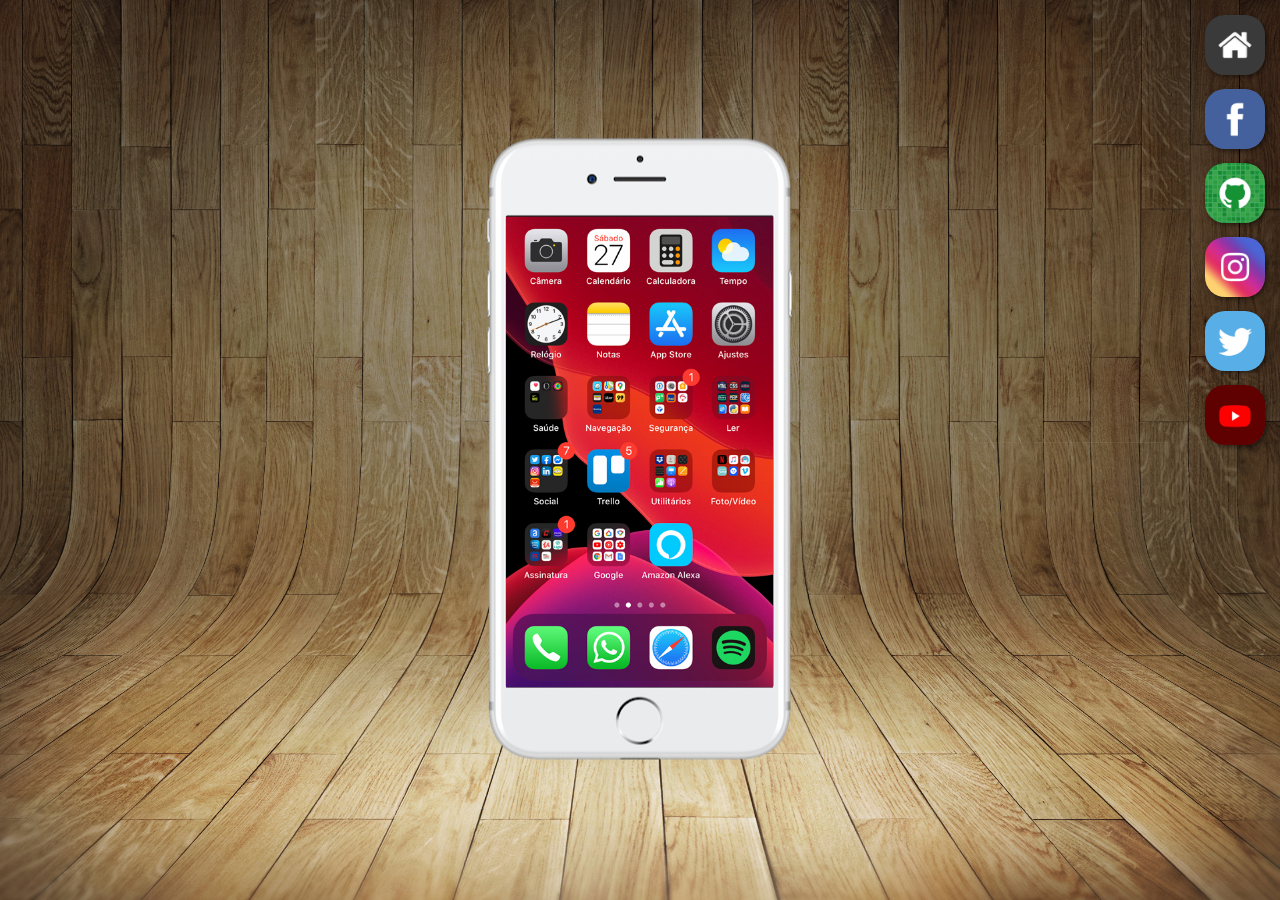
<file: index.html>
<!DOCTYPE html>
<html lang="pt-BR">
<head>
    <meta charset="UTF-8">
    <meta name="viewport" content="width=device-width, initial-scale=1.0">
    <link rel="shortcut icon" href="favicon.ico" type="image/x-icon">
    <title>Projeto Redes Socias</title>
    <link rel="stylesheet" href="estilos/style.css">
</head>
<body>
    <main>
        <section id="telefone">
            <iframe src="home.html" name="tela" id="tela"
            frameborder="0"> Seu navegador não é compativel</iframe>
        </section>
        <section id="redes-sociais">
            <a href="home.html" target="tela"><img src="imagens/logo-home.jpg" alt="Home"></a><br>
            <a href="face.html" target="tela"><img src="imagens/logo-facebook.jpg" alt="Facebook"></a><br>
            <a href="#" target="tela"><img src="imagens/logo-github.jpg" alt="GitHub"></a><br>
            <a href="#" target="tela"><img src="imagens/logo-instagram.jpg" alt="Instagram"></a><br>
            <a href="twitter.html" target="tela"><img src="imagens/logo-twitter.jpg" alt="Twitter"></a><br>
            <a href="#" target="tela"><img src="imagens/logo-youtube.jpg" alt="YouTube"></a>

        </section>
    </main>
    
</body>
</html>
</file>
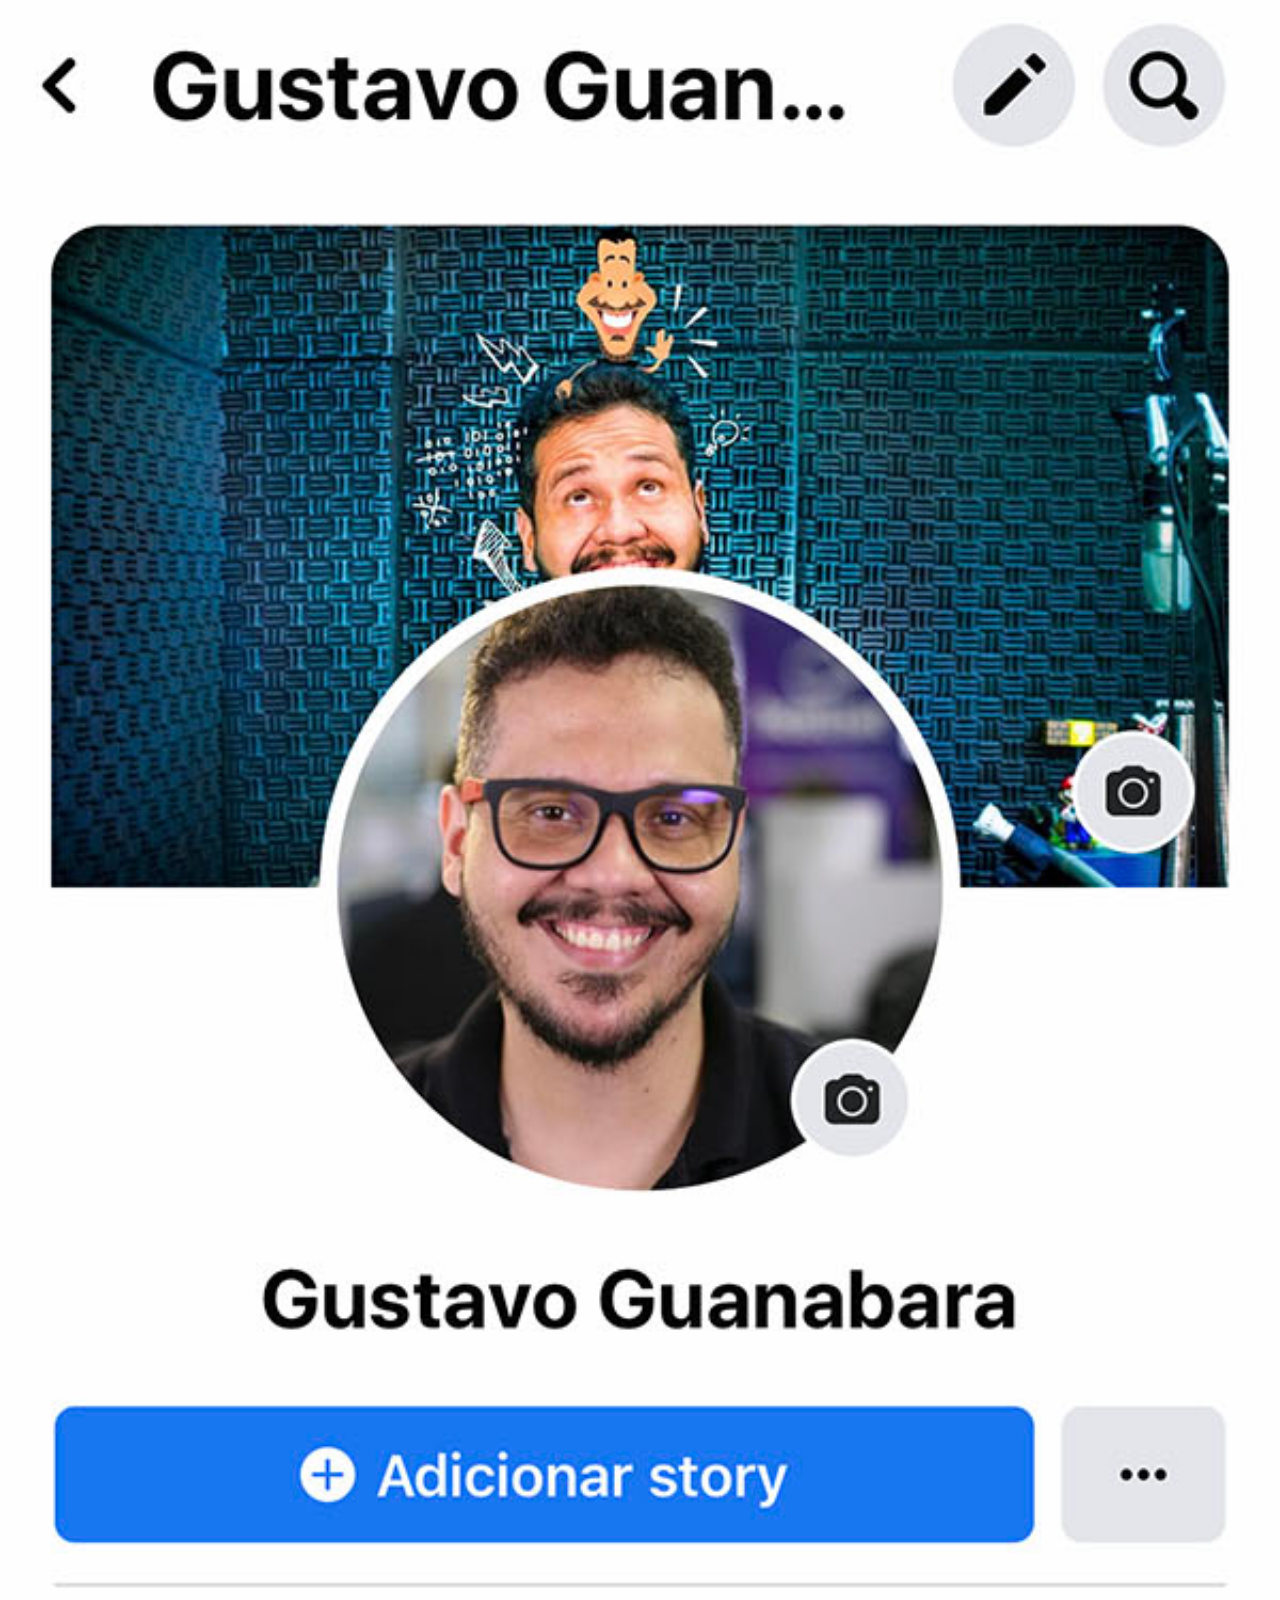
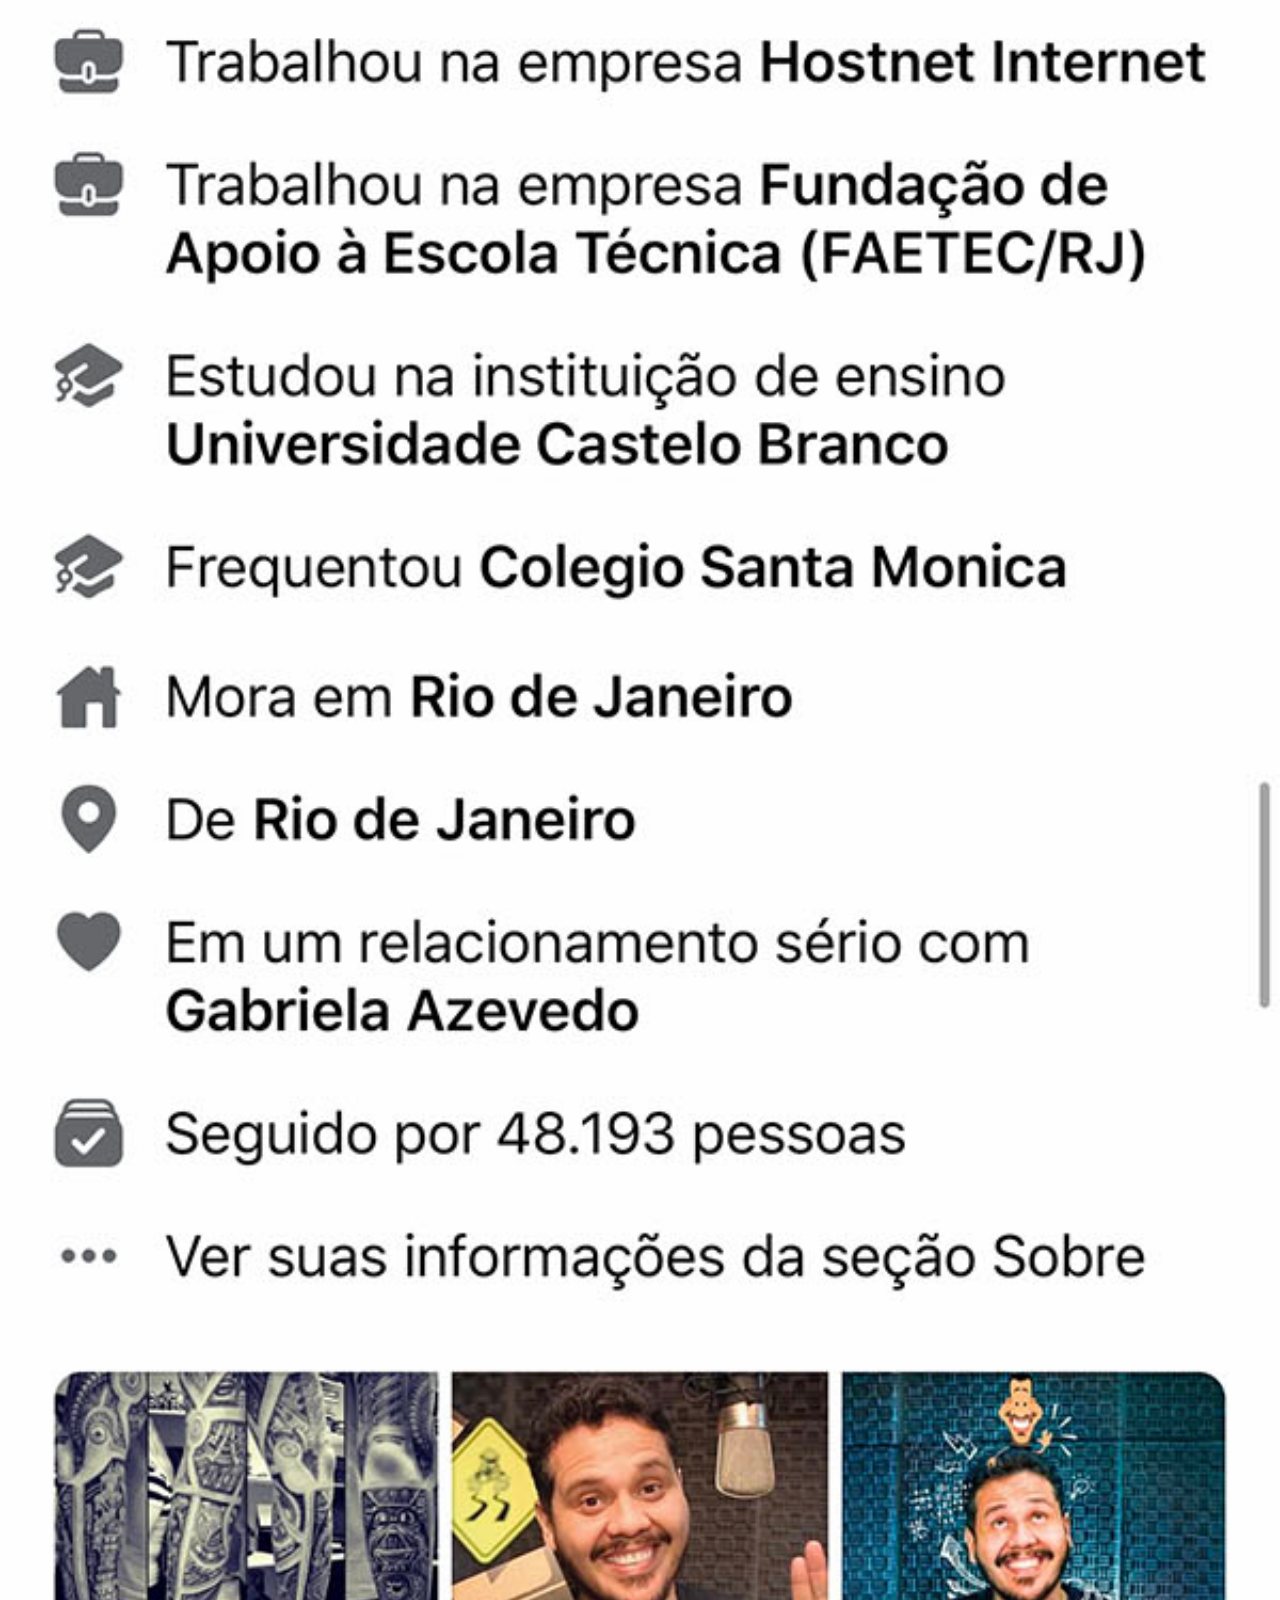
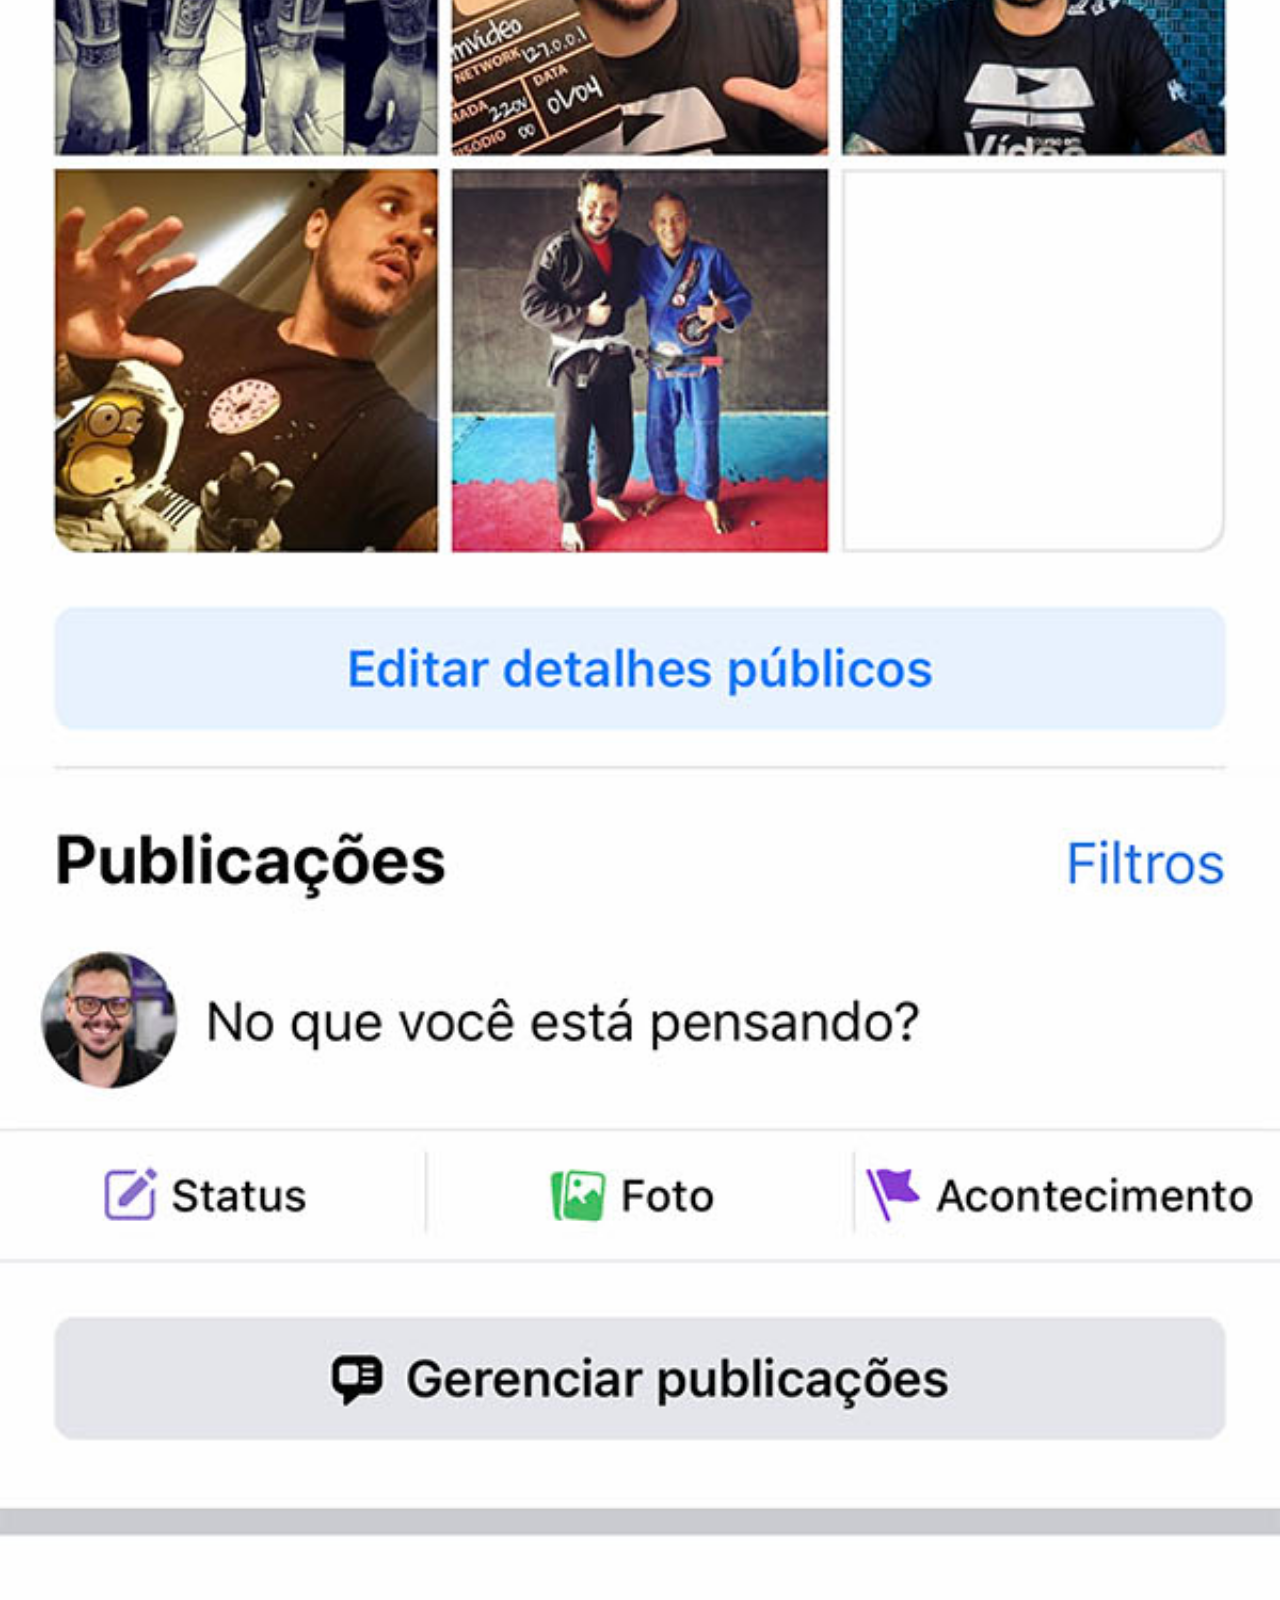
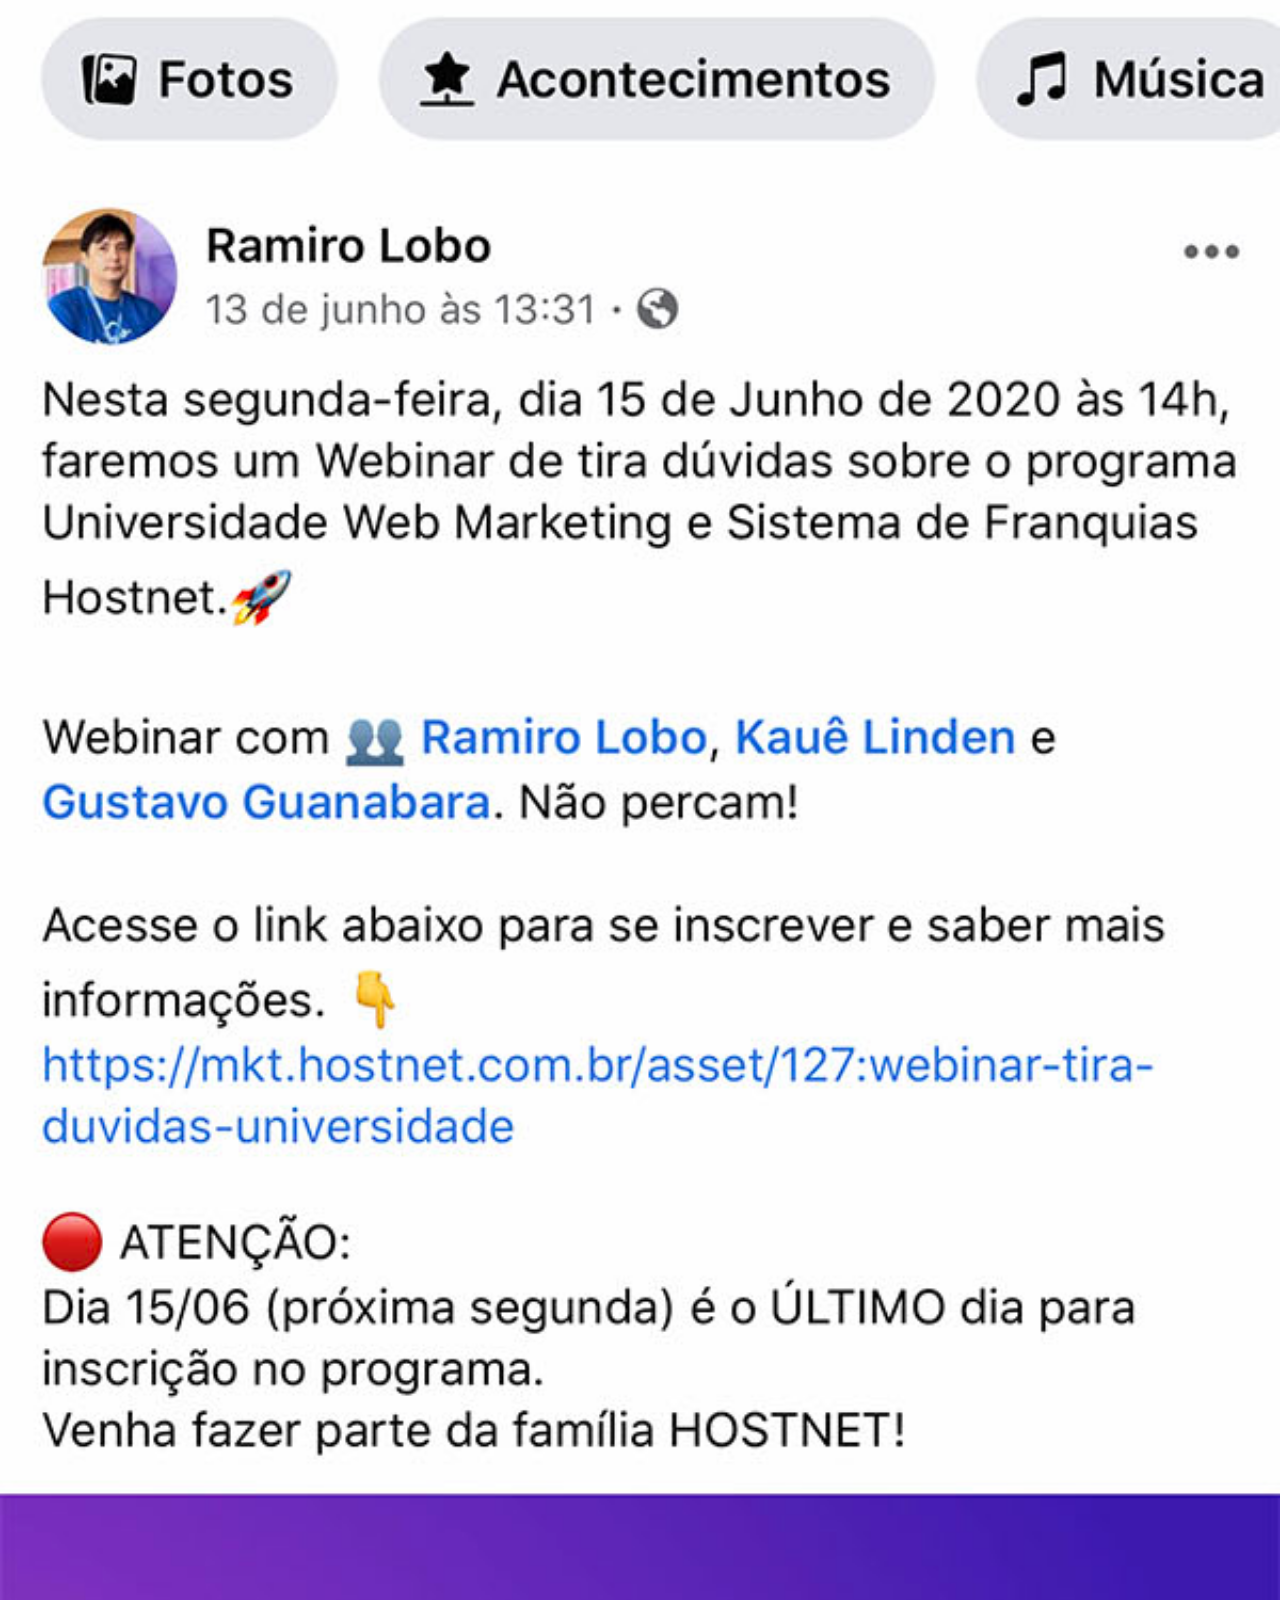
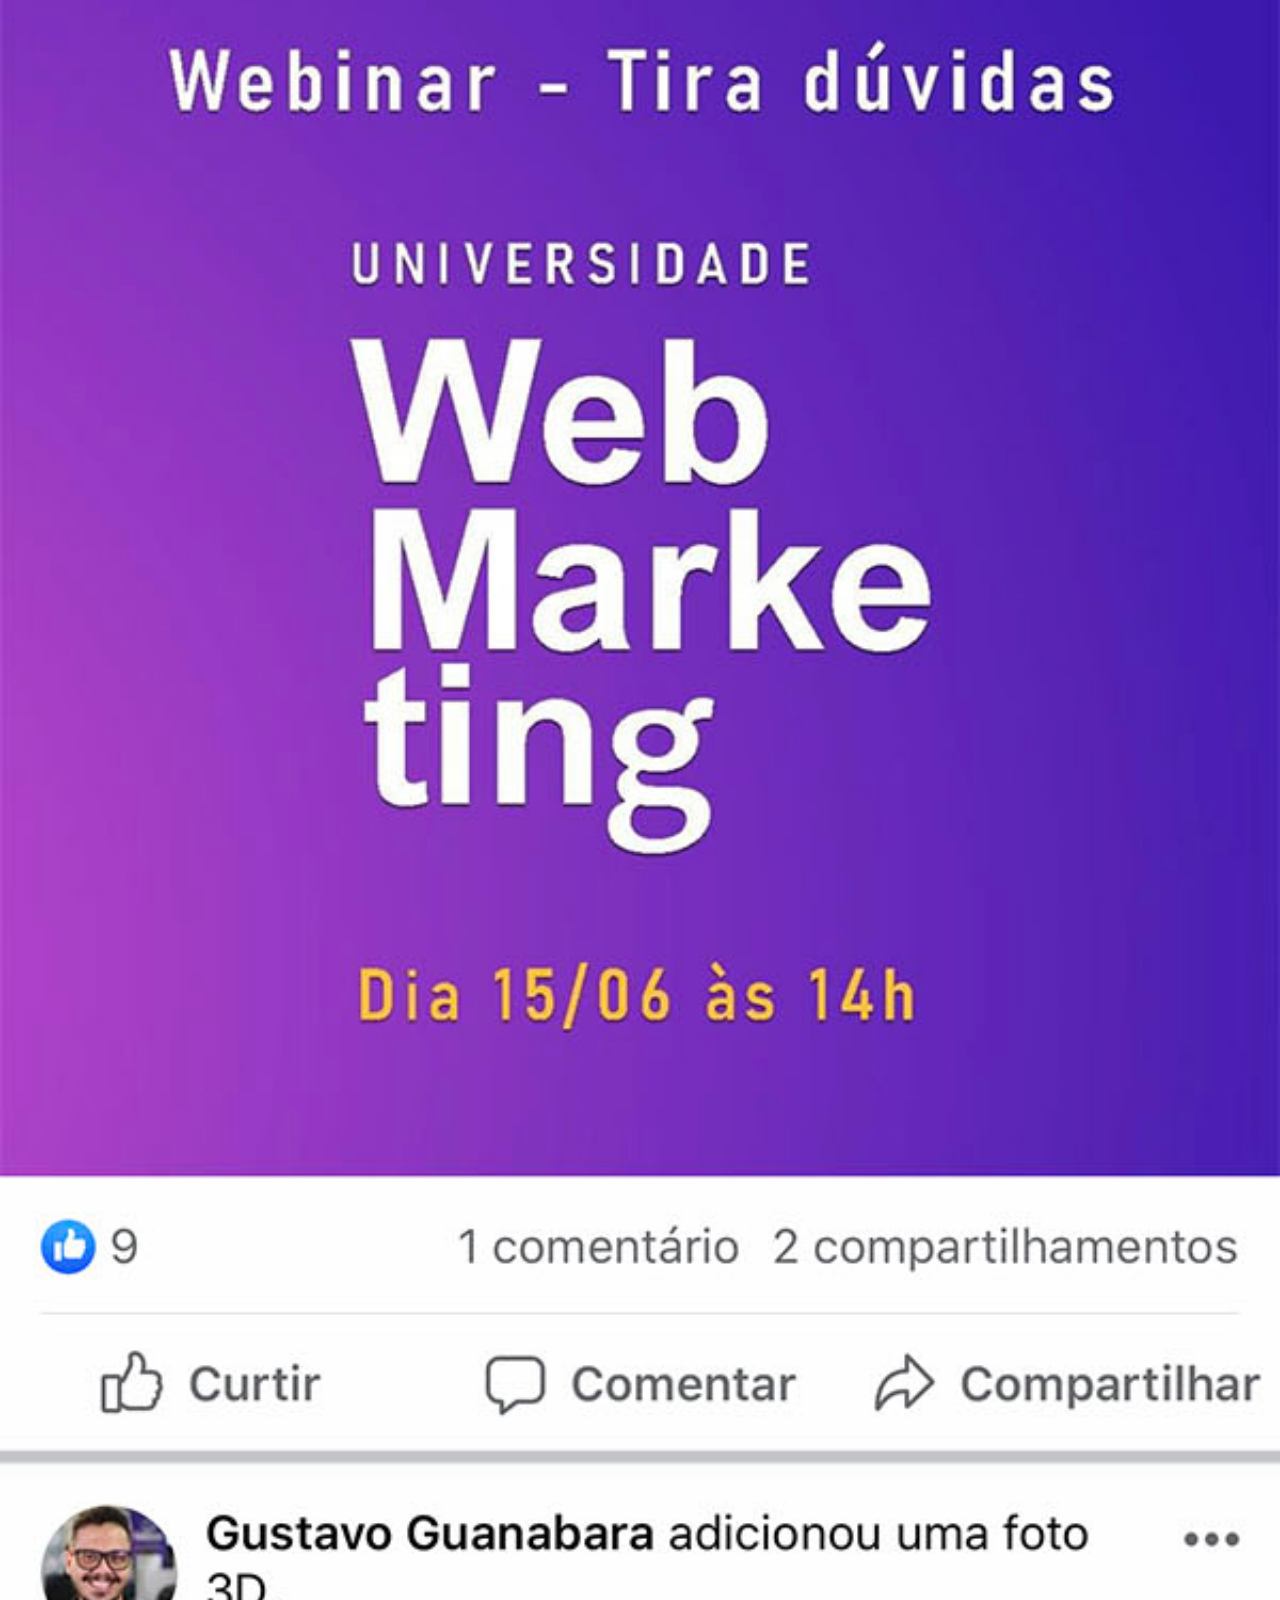
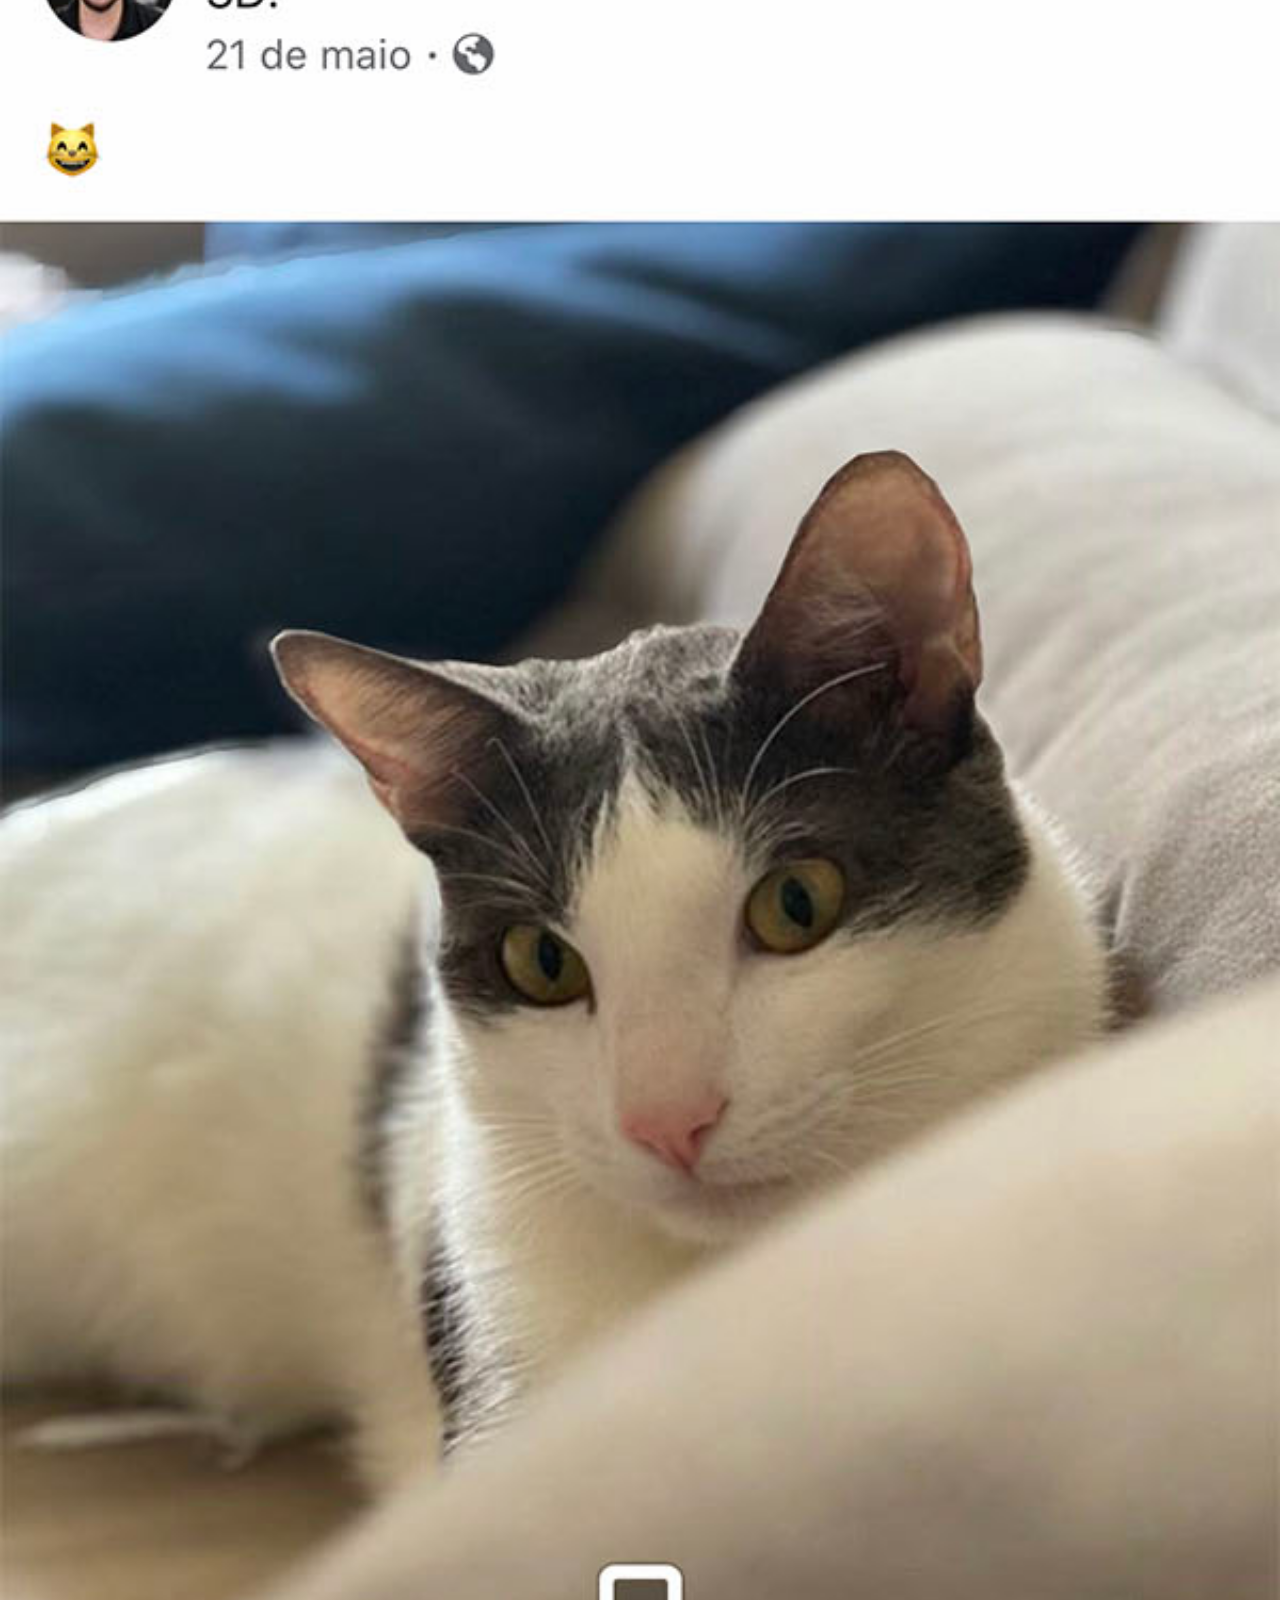
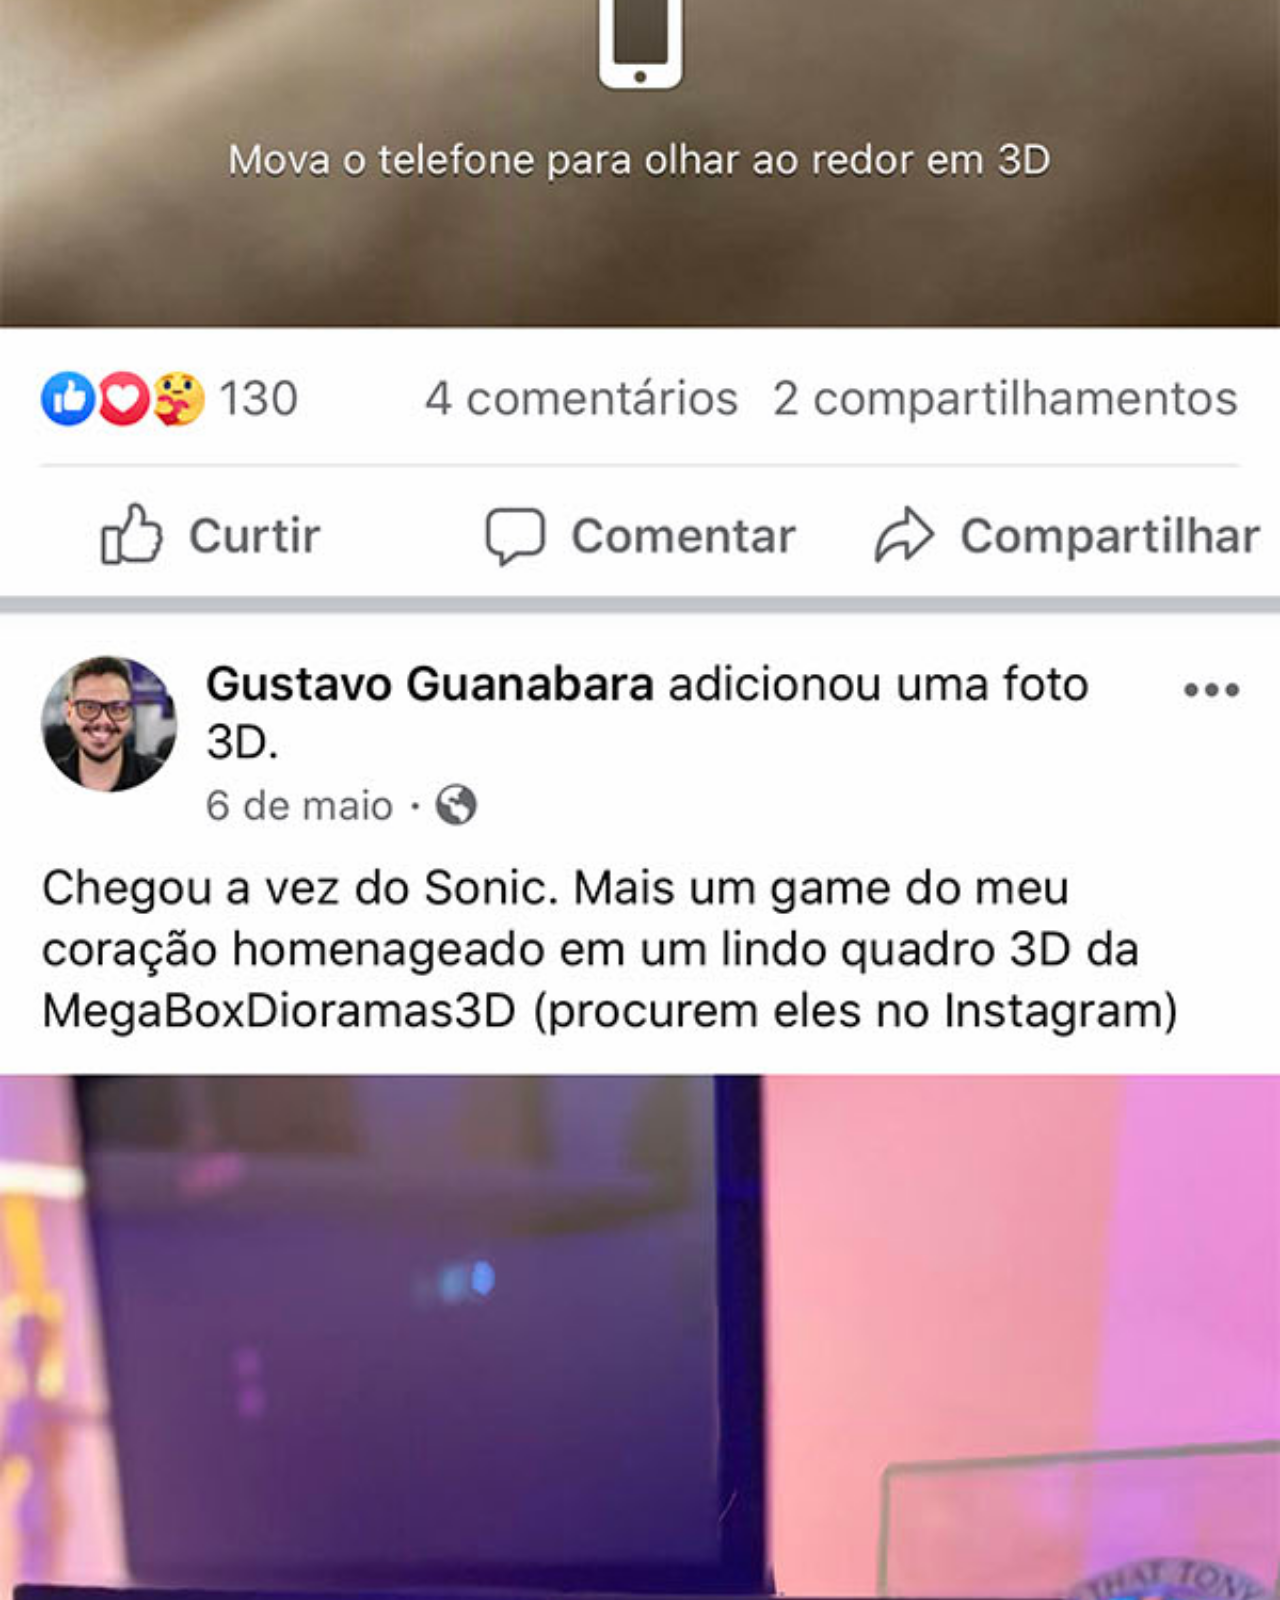
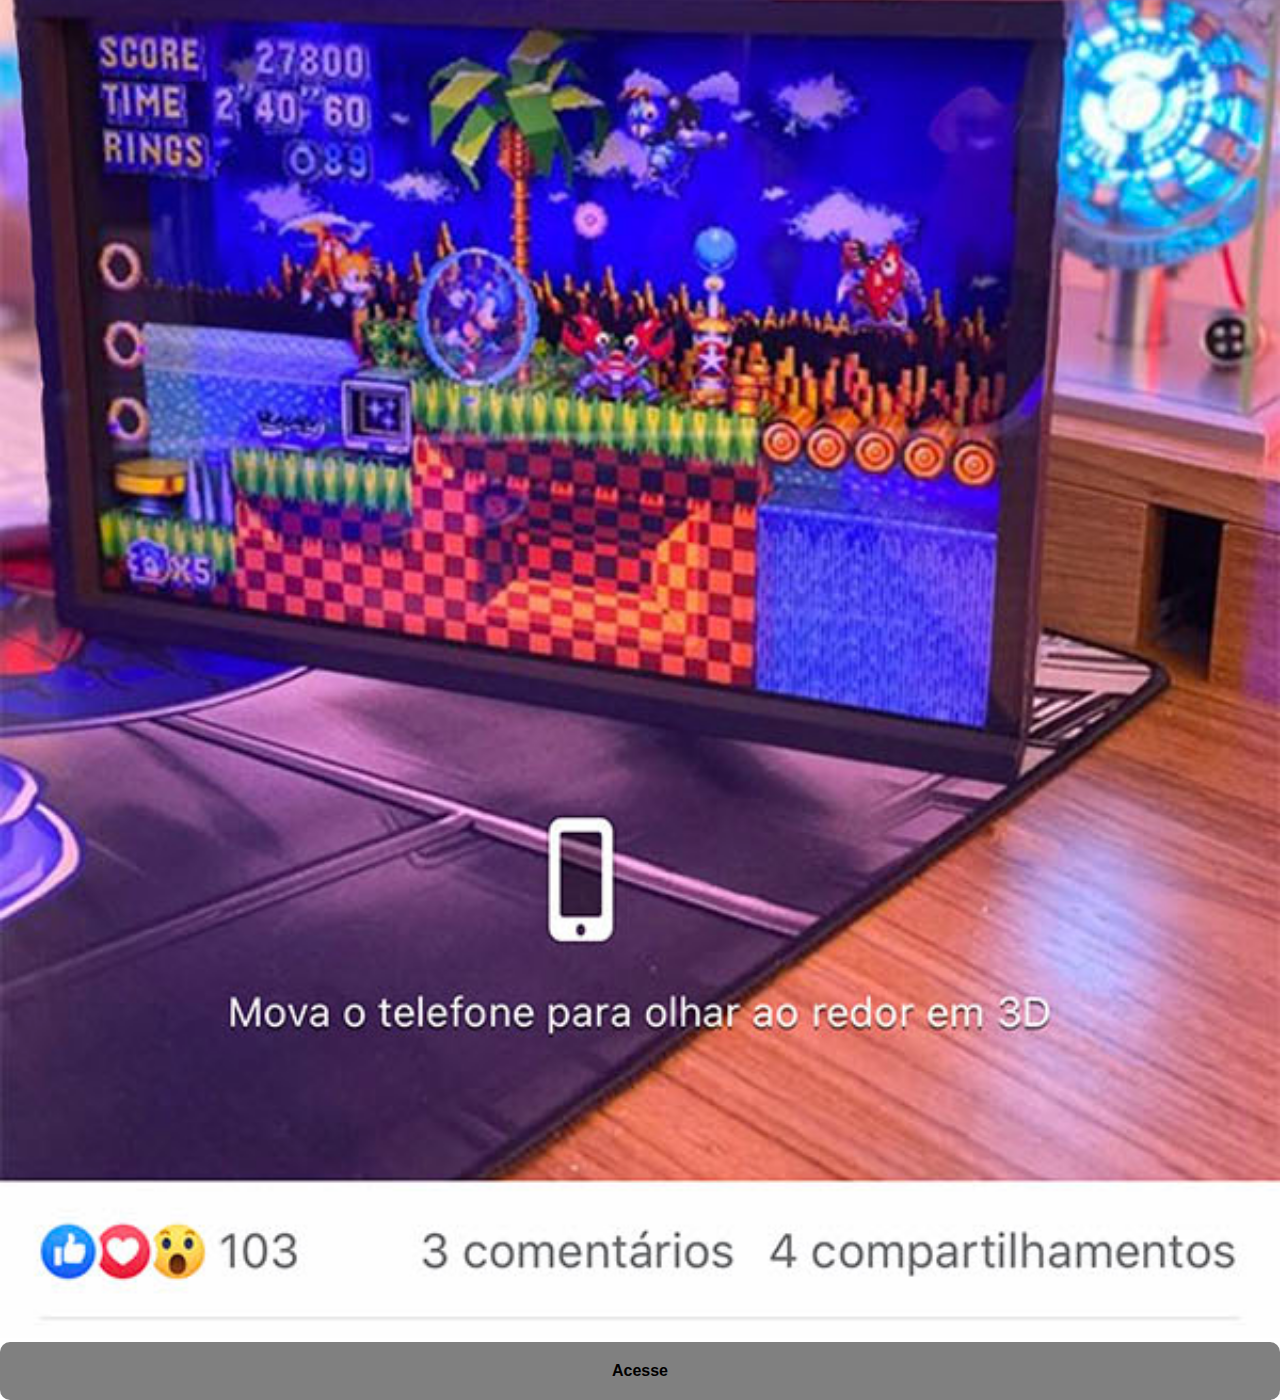
<file: face.html>
<!DOCTYPE html>
<html lang="pt-br">
<head>
    <meta charset="UTF-8">
    <meta name="viewport" content="width=device-width, initial-scale=1.0">
    <title>facebook</title>
    <link rel="stylesheet" href="estilos/social.css">
</head>
<body>
    <img src="imagens/tela-facebook.jpg" alt="Facebook">
    <a href="https://pt-br.facebook.com/Striato"> Acesse</a>
    
</body>
</html>
</file>
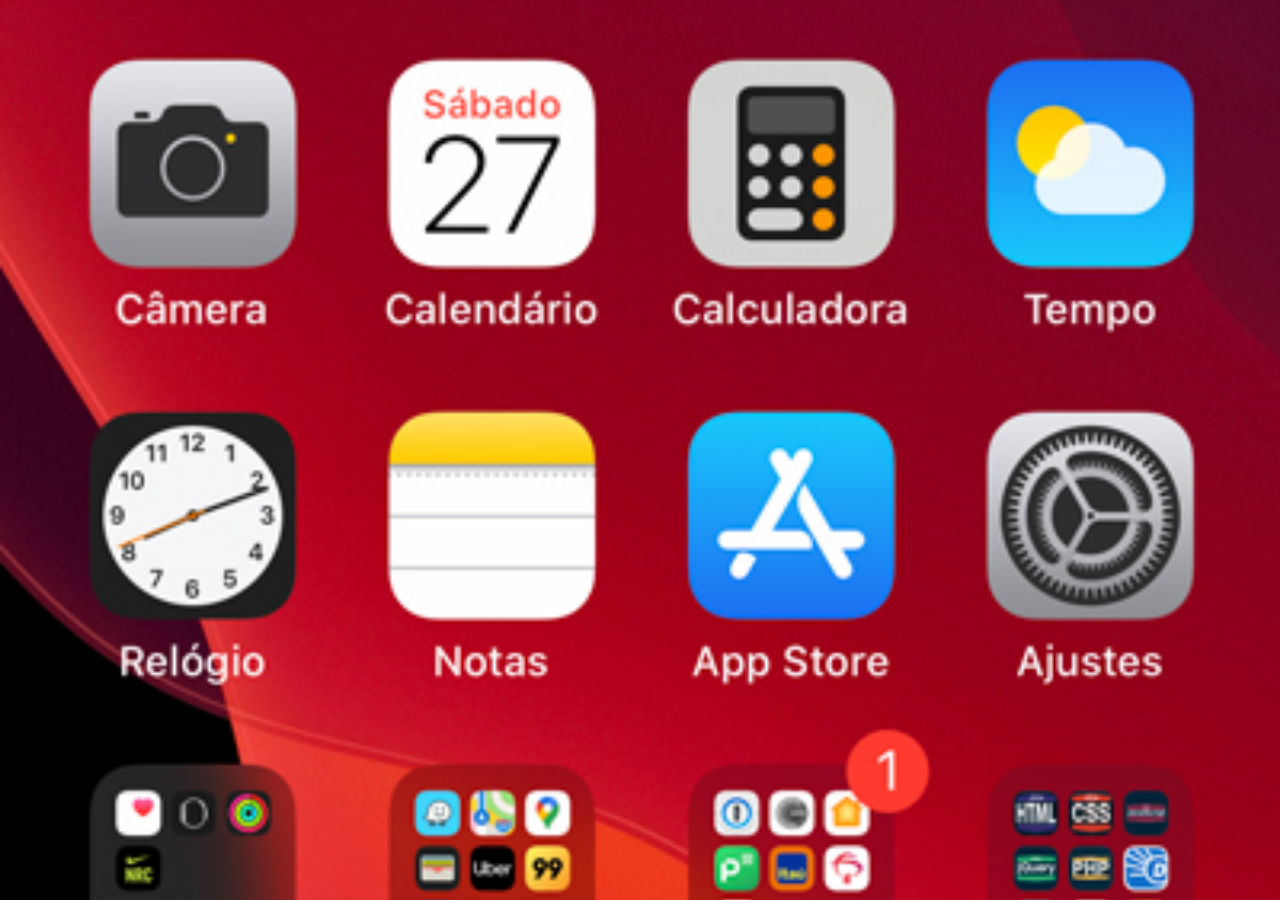
<file: home.html>
<!DOCTYPE html>
<html lang="pt-br">
<head>
    <meta charset="UTF-8">
    <meta name="viewport" content="width=device-width, initial-scale=1.0">
    <title>home</title>
</head>
<style>
    * { 
    padding: 0px;
    margin: 0px;
    }
    body {
         height: 100vh;
         width: 100vw;
         background: black url('imagens/tela-home.jpg') no-repeat top center;
         background-size: cover;
    }
</style>
<body>
    
</body>
</html>
</file>
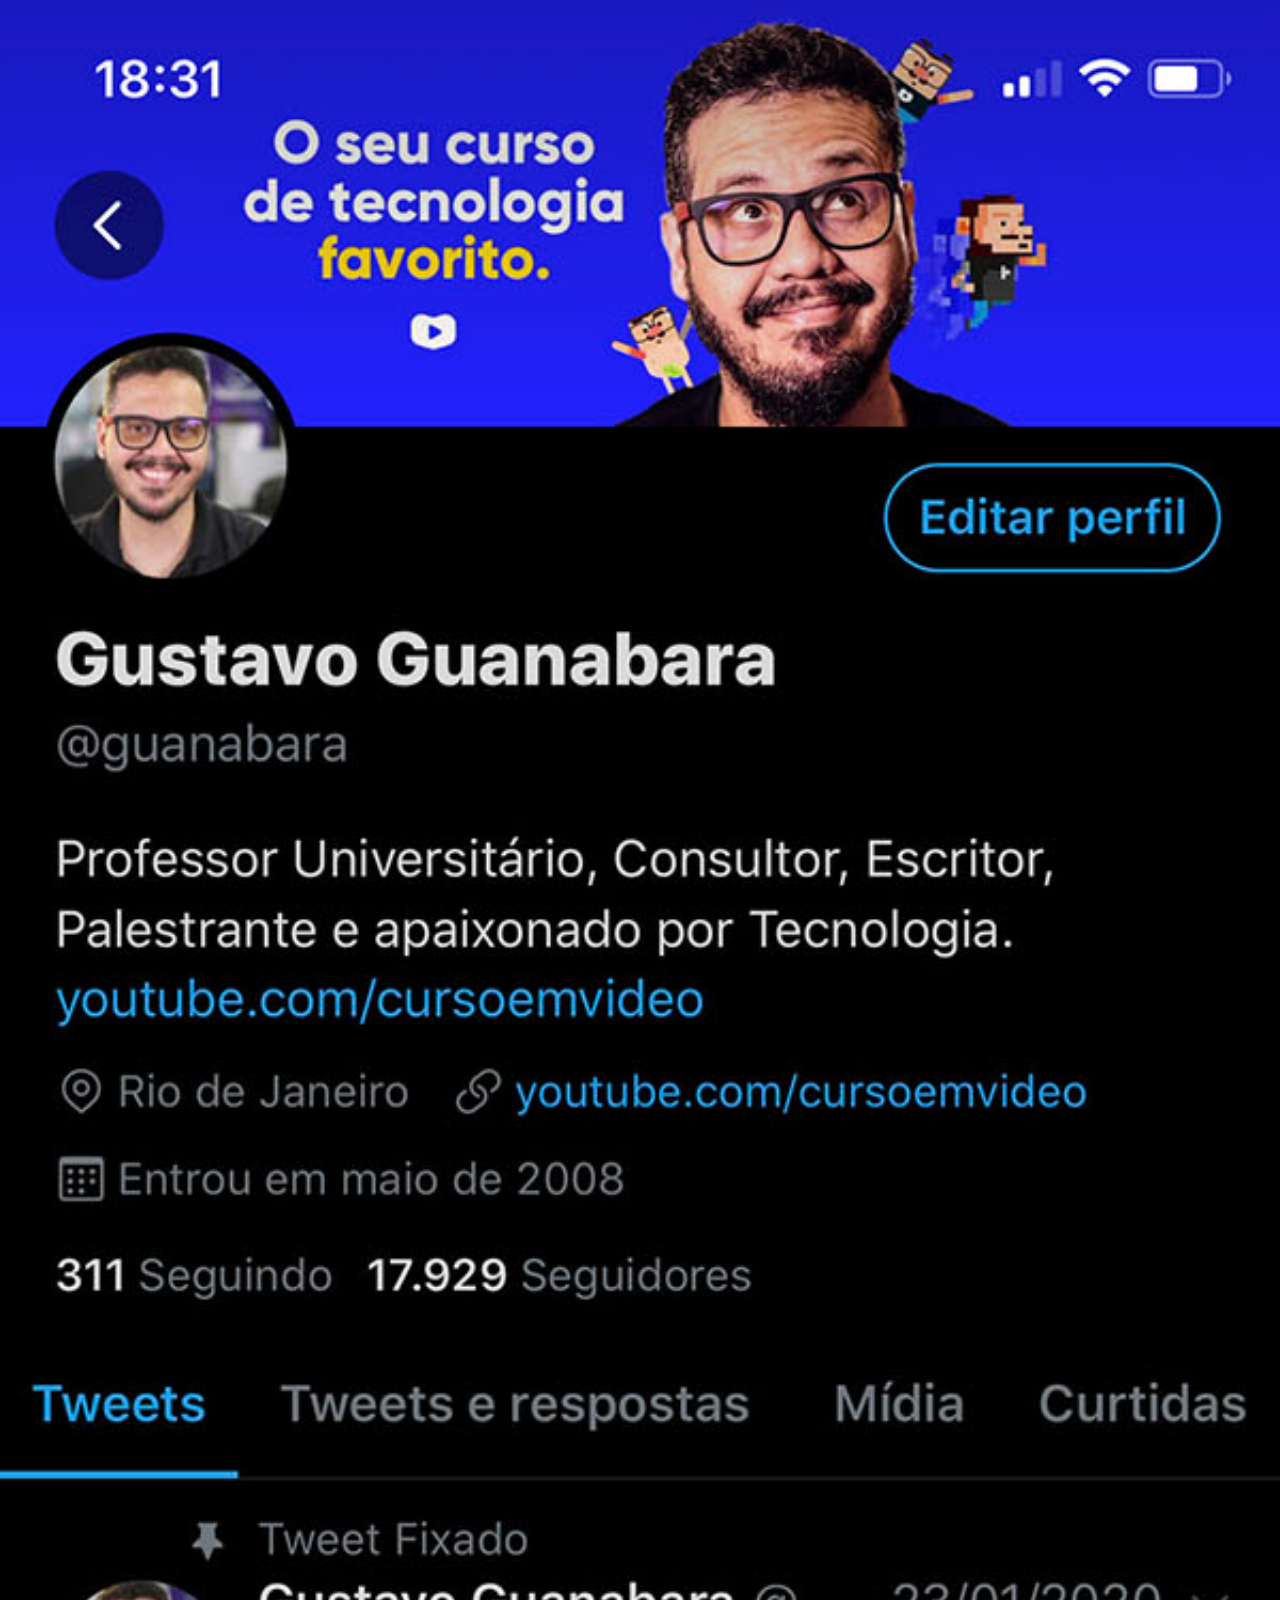
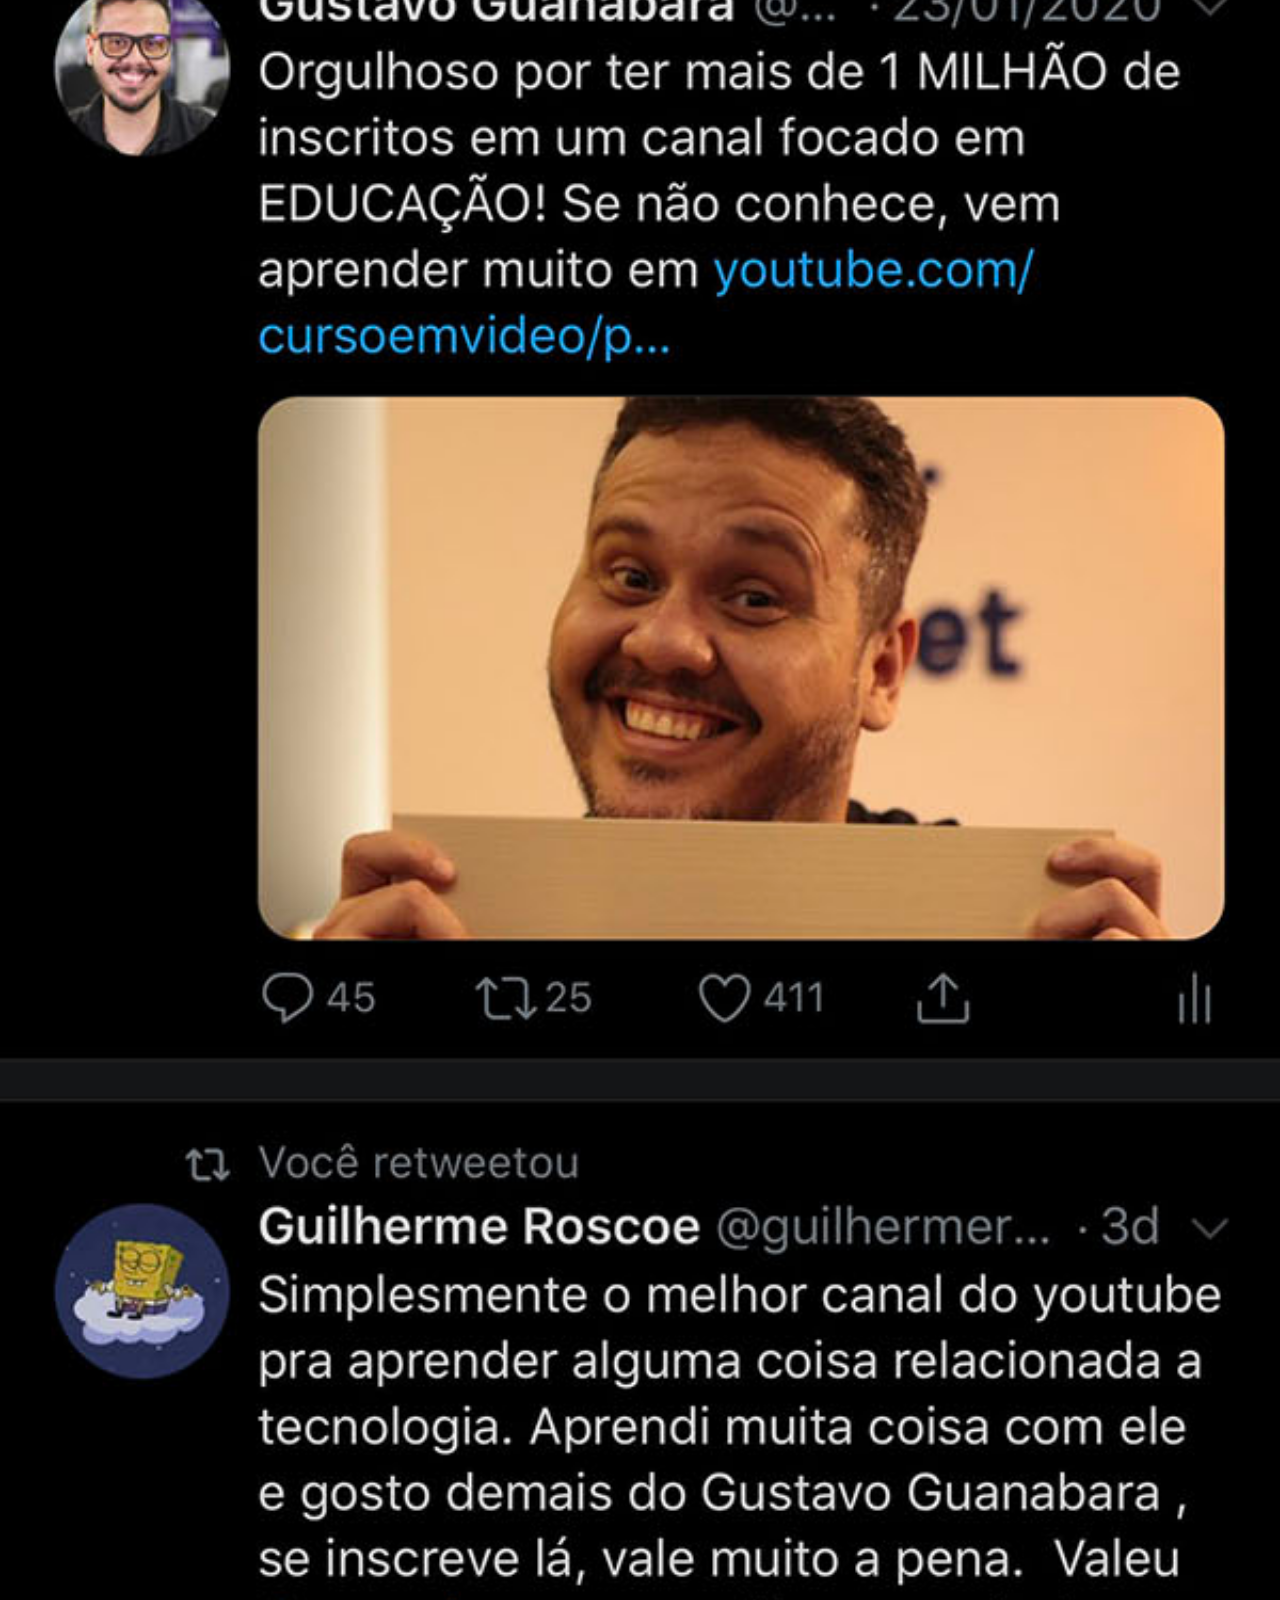
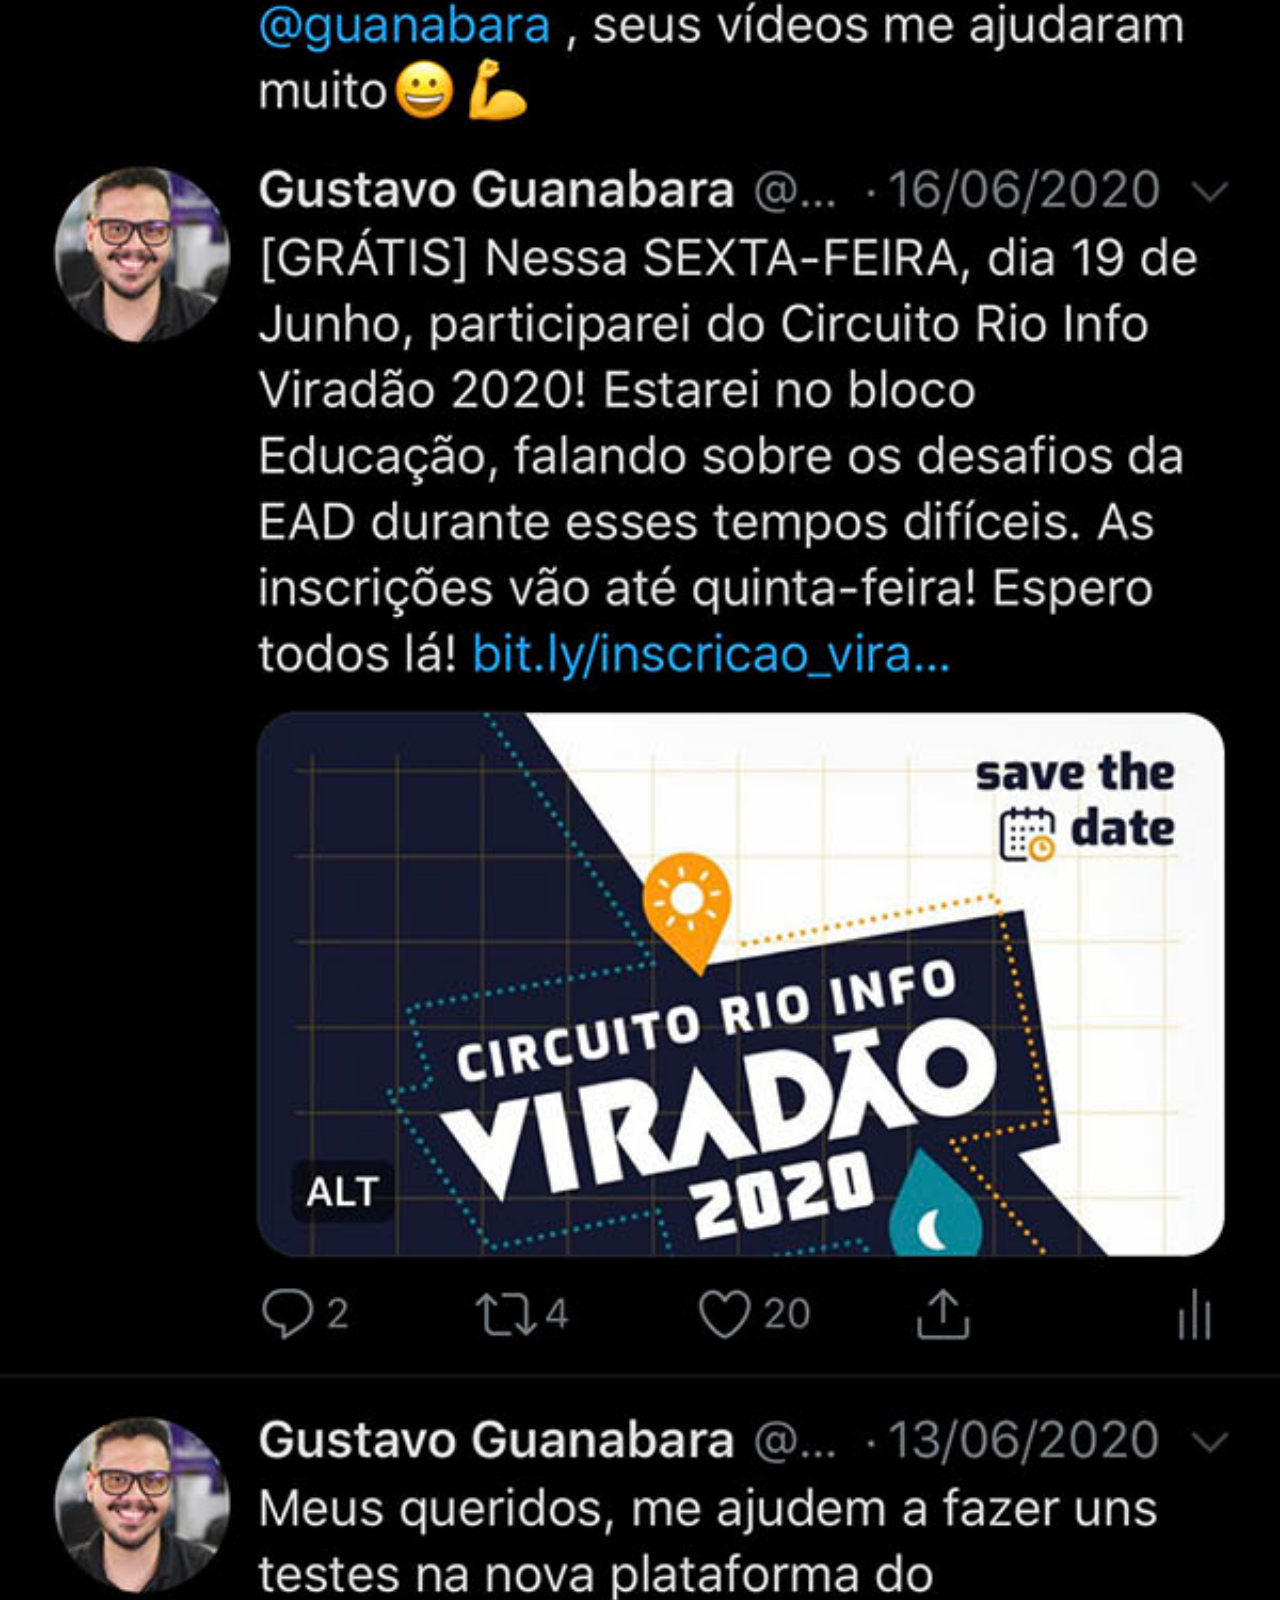
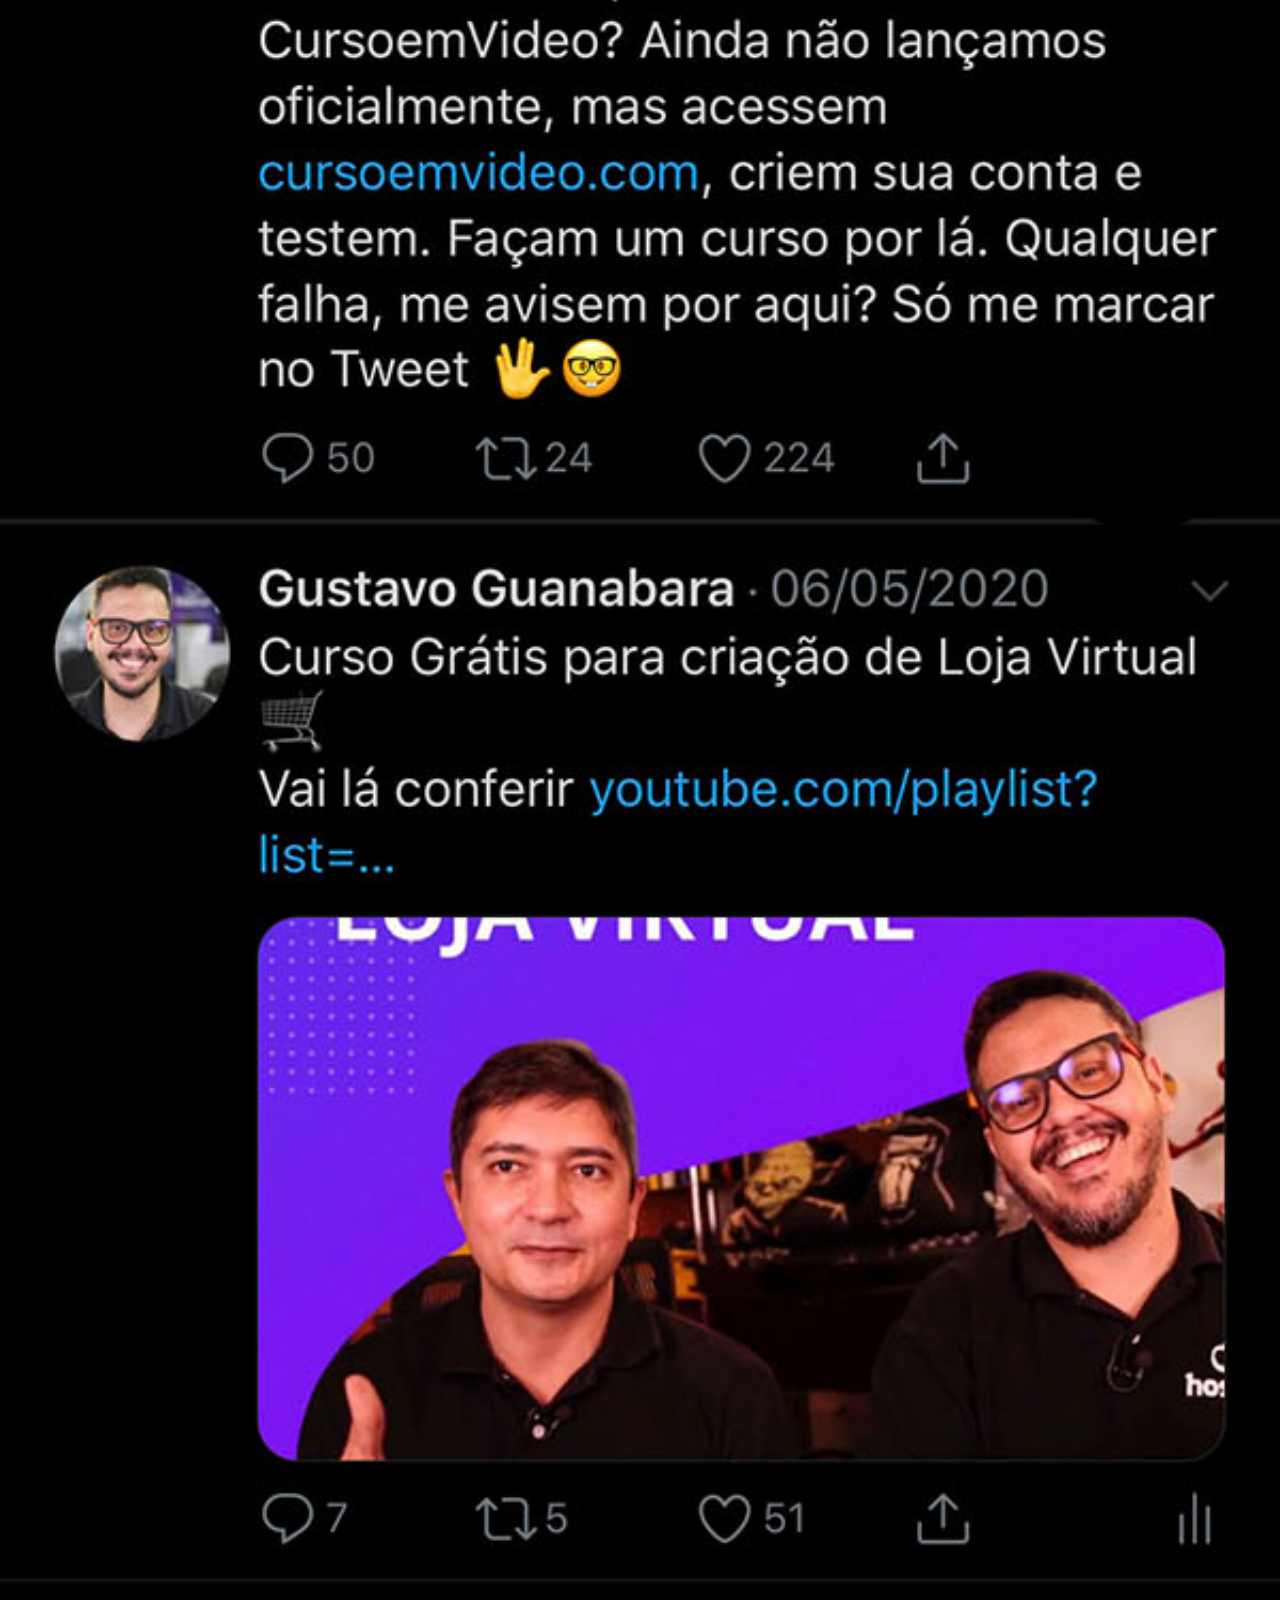
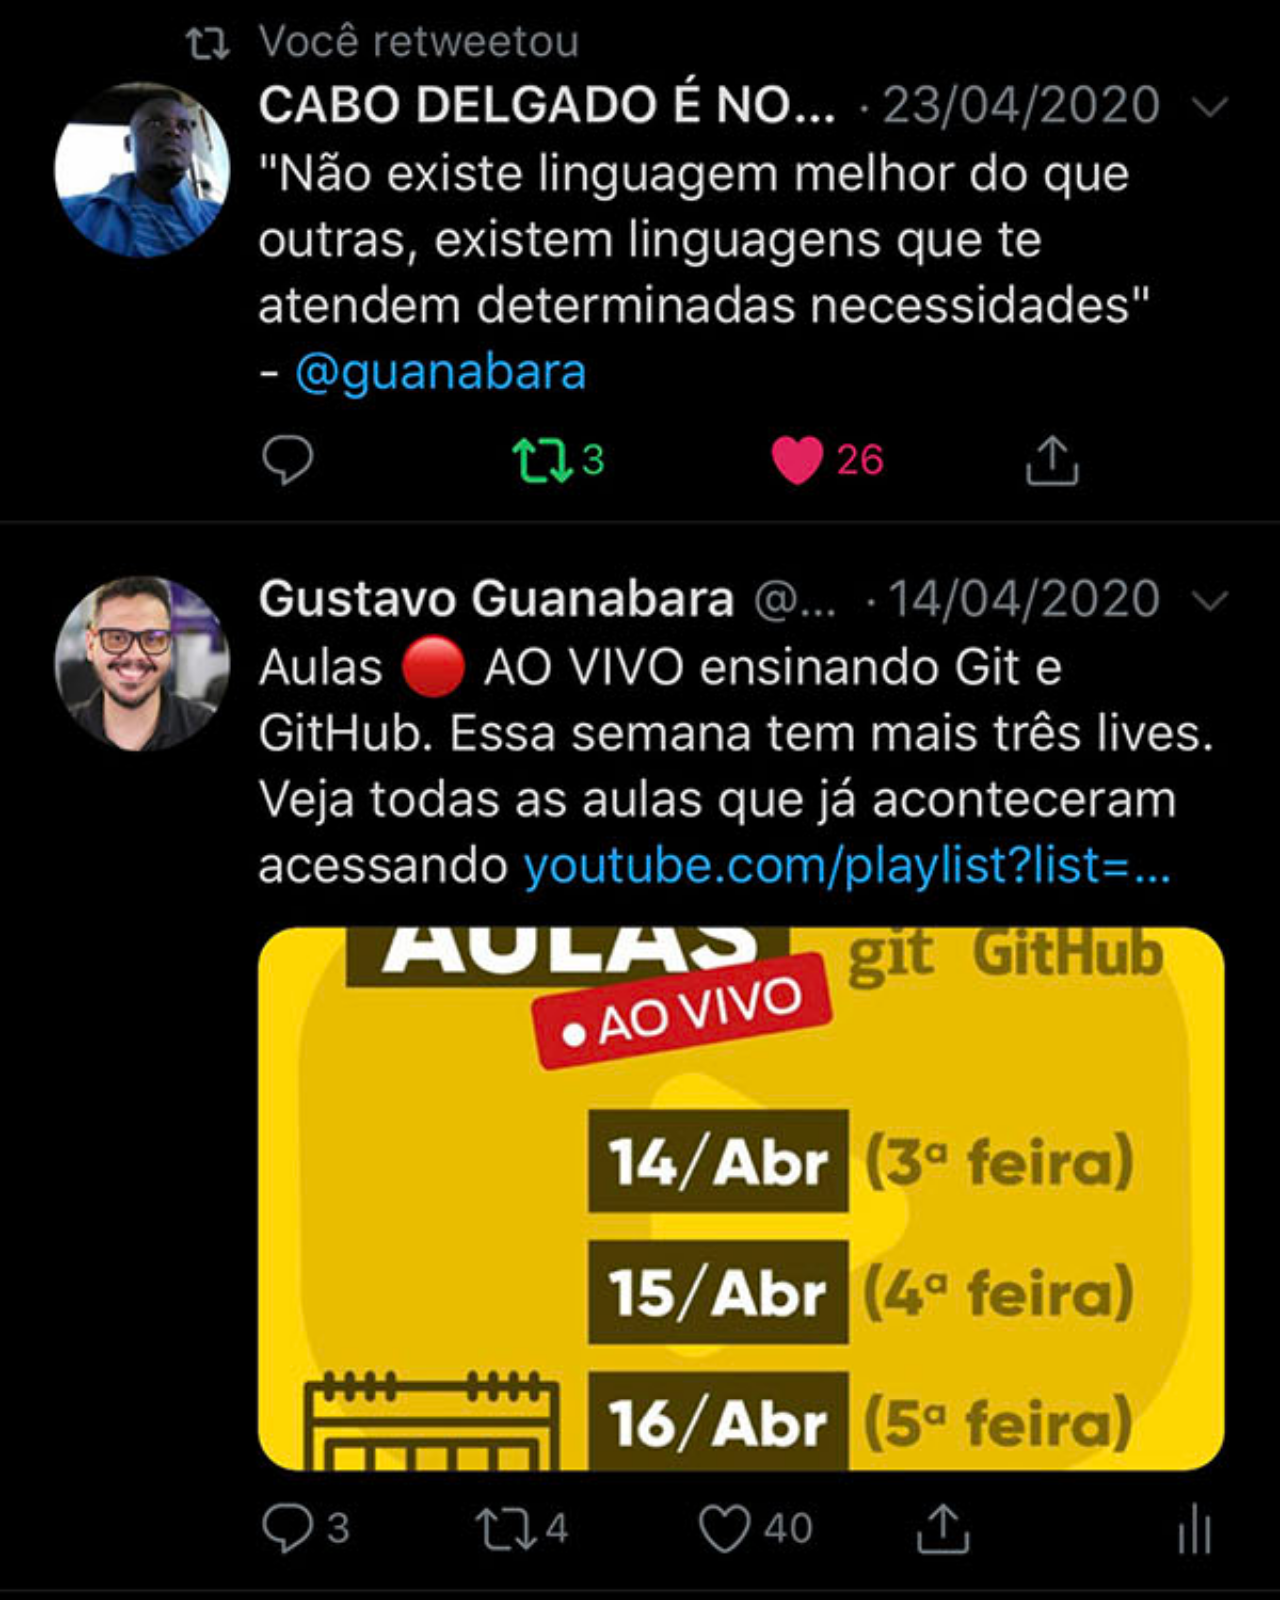
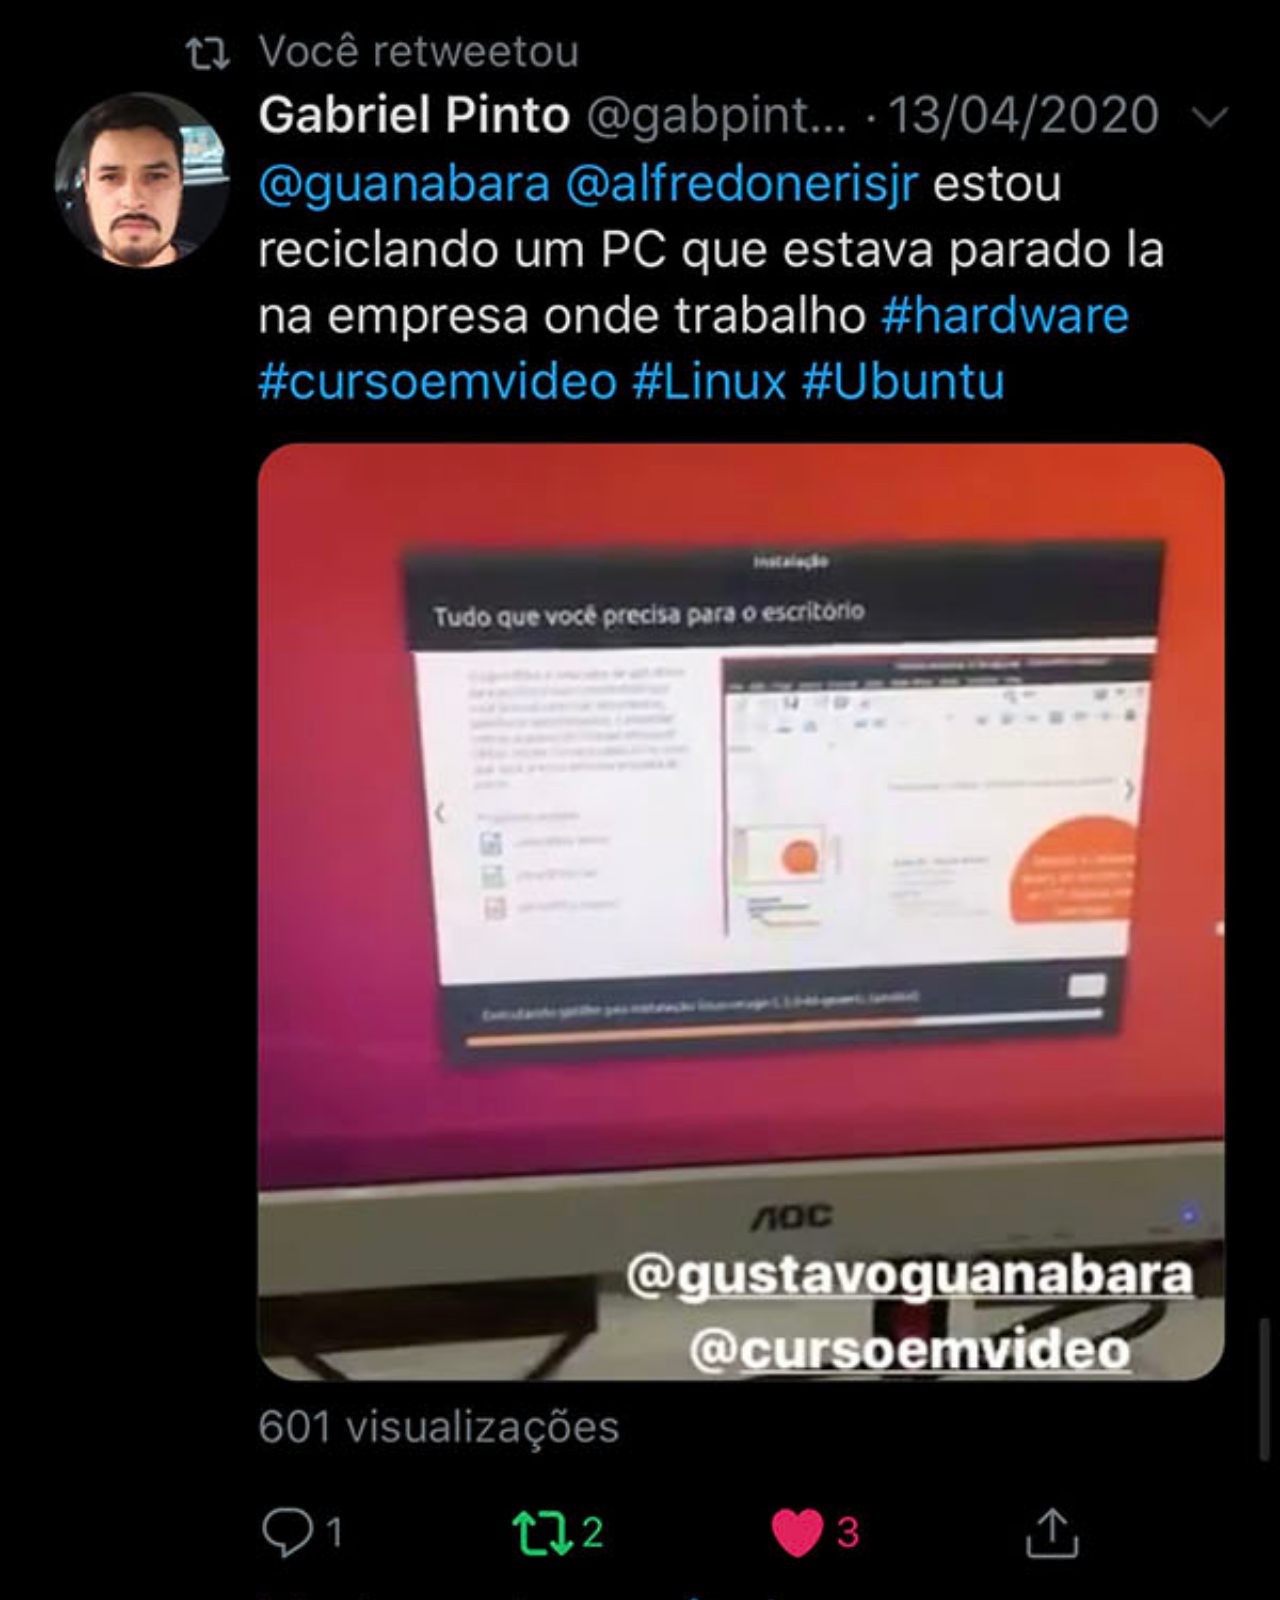
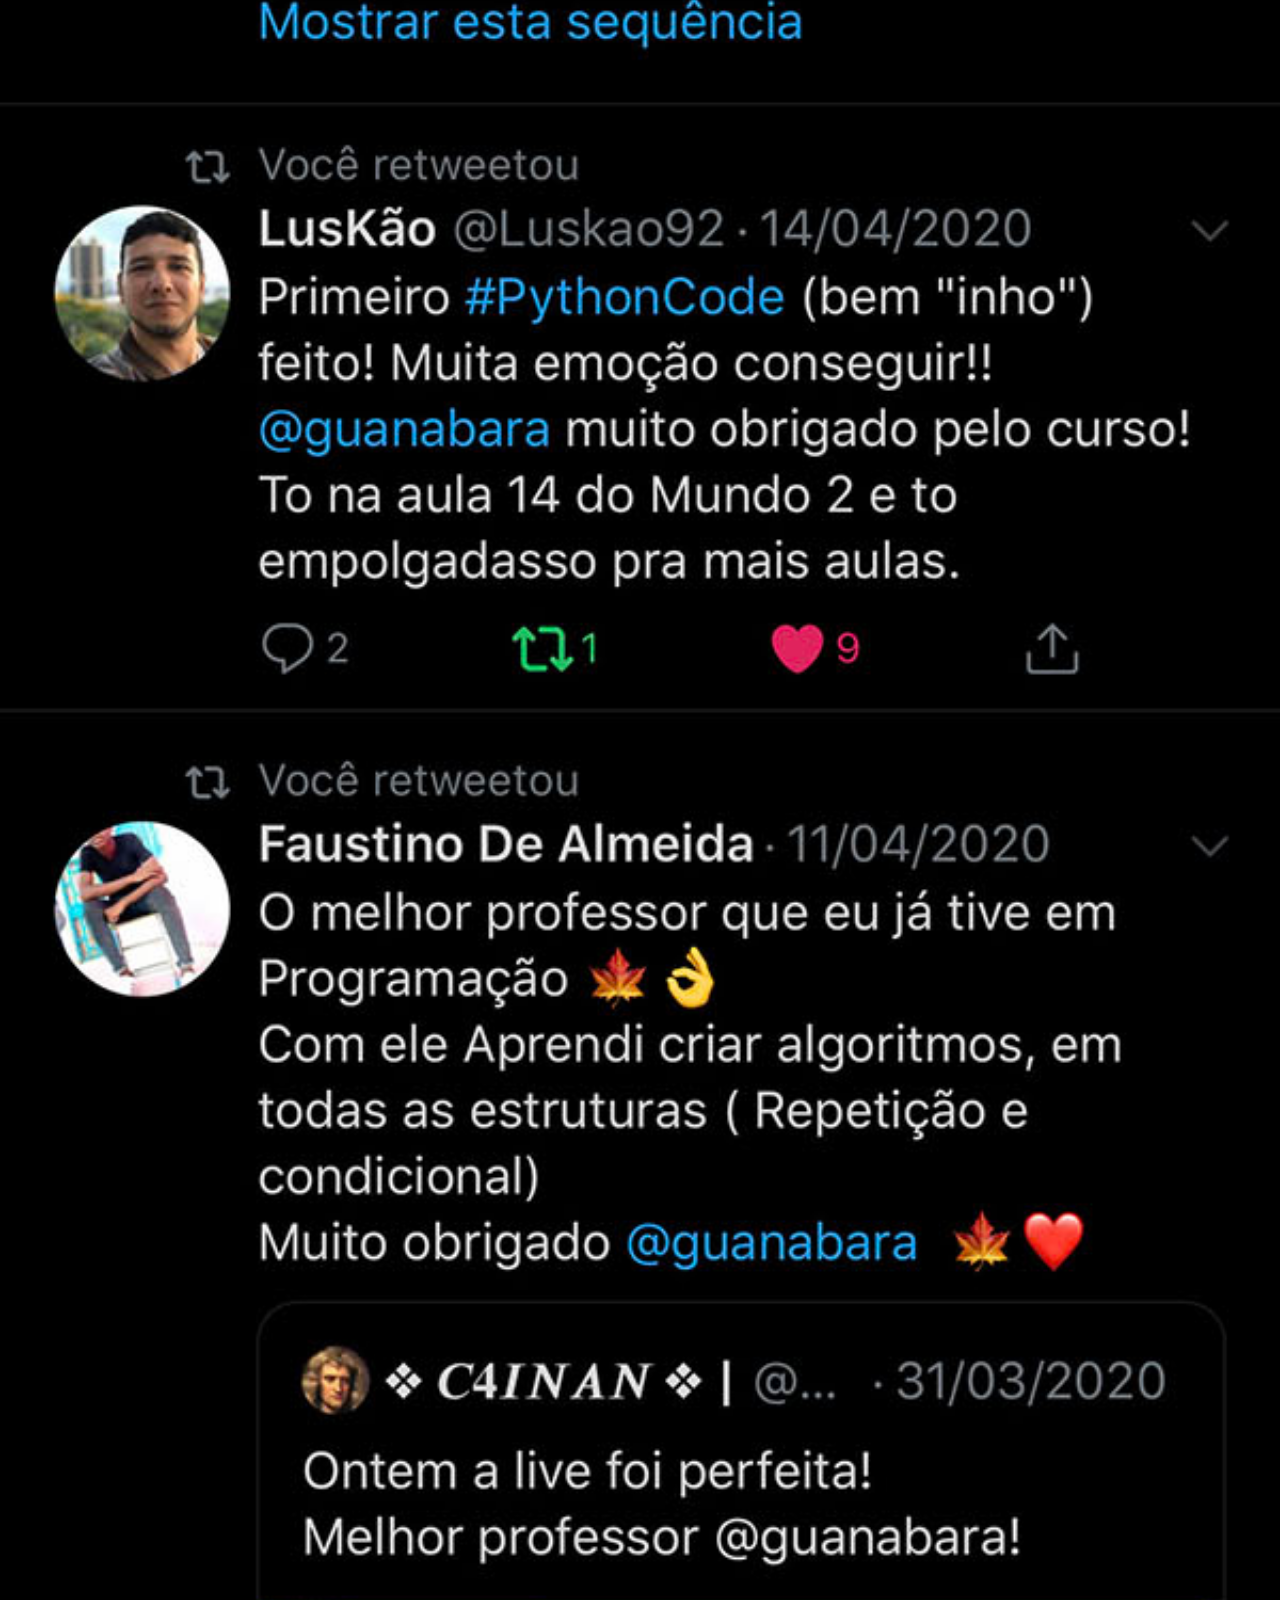
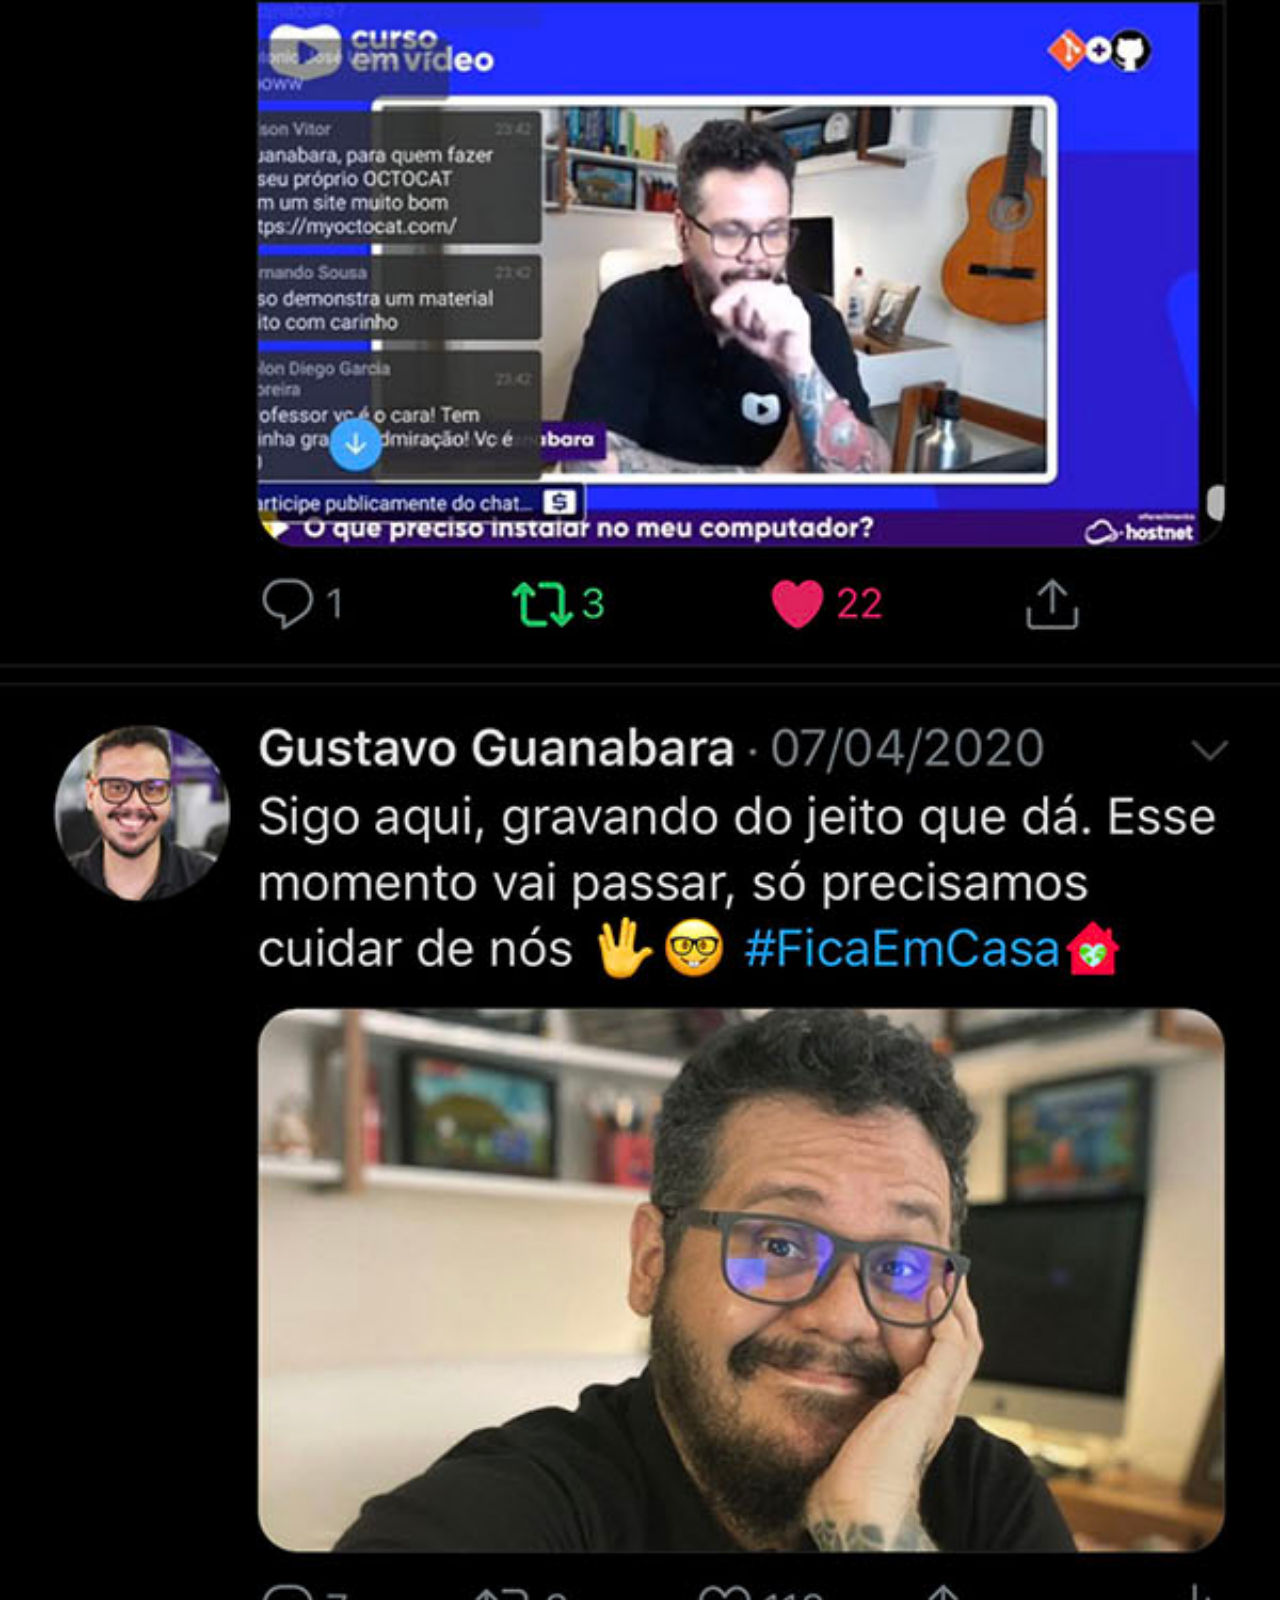
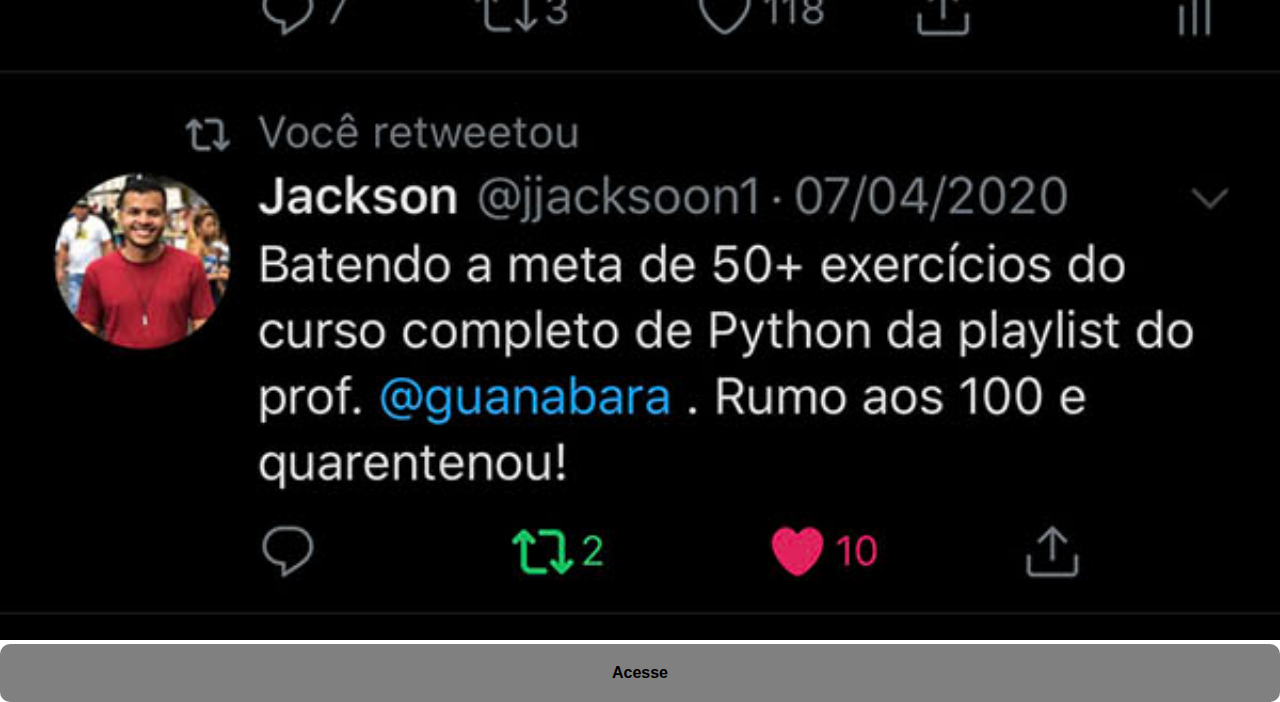
<file: twitter.html>
<!DOCTYPE html>
<html lang="pt-br">
<head>
    <meta charset="UTF-8">
    <meta name="viewport" content="width=device-width, initial-scale=1.0">
    <title>twitter</title>
    <link rel="stylesheet" href="estilos/social.css">
</head>
<body>
    <img src="imagens/tela-twitter.jpg" alt="Twitter">
    <a href="hhttps://twitter.com/login"> Acesse</a>
    
</body>
</html>
</file>
<file: estilos/style.css>
@charset "UTF-8"; 
* { 
    margin: 0px;
    padding: 0px;
    font-family: Arial, Helvetica, sans-serif;
}
html, body { 
    height: 100vh;
    width: 100vw;
    background-color: black;
}
body { 
    background: url('../imagens/fundo-madeira.jpg') no-repeat top center;
    background-size: cover;
    background-attachment: fixed;
}
main { 
    position: relative;
    height: 100vh;
}
#telefone { 
   background: url('../imagens/frame-iphone.png') no-repeat;
    position: absolute;
    top: 50%;
    left: 50%;
    transform: translate(-50%, -50%);

    height: 629px;
    width: 312px;
}
#tela { 
    position: relative;
    top: 81px;
    left: 22px;
    height: 471px;
    width: 267px;
}
section#redes-sociais { 
    padding: 10px;
    text-align: right;
}
section#redes-sociais img { 
    margin: 5px;
    height: 60px;
    border-radius: 20px;
    box-shadow: 2px 2px 5px rgba(0, 0, 0, 0.500);
    box-sizing: border-box;
}
section#redes-sociais img:hover { 
    border: 2px solid rgba(255, 255, 255, 0.418);
    transform: translate(-4px, -4px);
    box-shadow: 4px 4px 10px rgba(0, 0, 0, 0.781);
    transition: transform 0.5s, border .1s;
}
</file>
<file: estilos/social.css>
* { 
    padding: 0px;
    margin: 0px;
    font-family: Arial, Helvetica, sans-serif;
    }
    ::-webkit-scrollbar { 
        width: 0px;
        height: 0px;
    }
    img { 
        width: 100vw;

    }
    a {
         display: block;
         background-color: gray;
         padding: 20px;
         text-align: center;
         color: black;
         font-weight: bolder;
         text-decoration: none;
         border-radius: 10px;
    }
    a:hover { 
        background-color: black;
        color: white;
        transition: background-color .5s, color .5s;
    }
</file>
